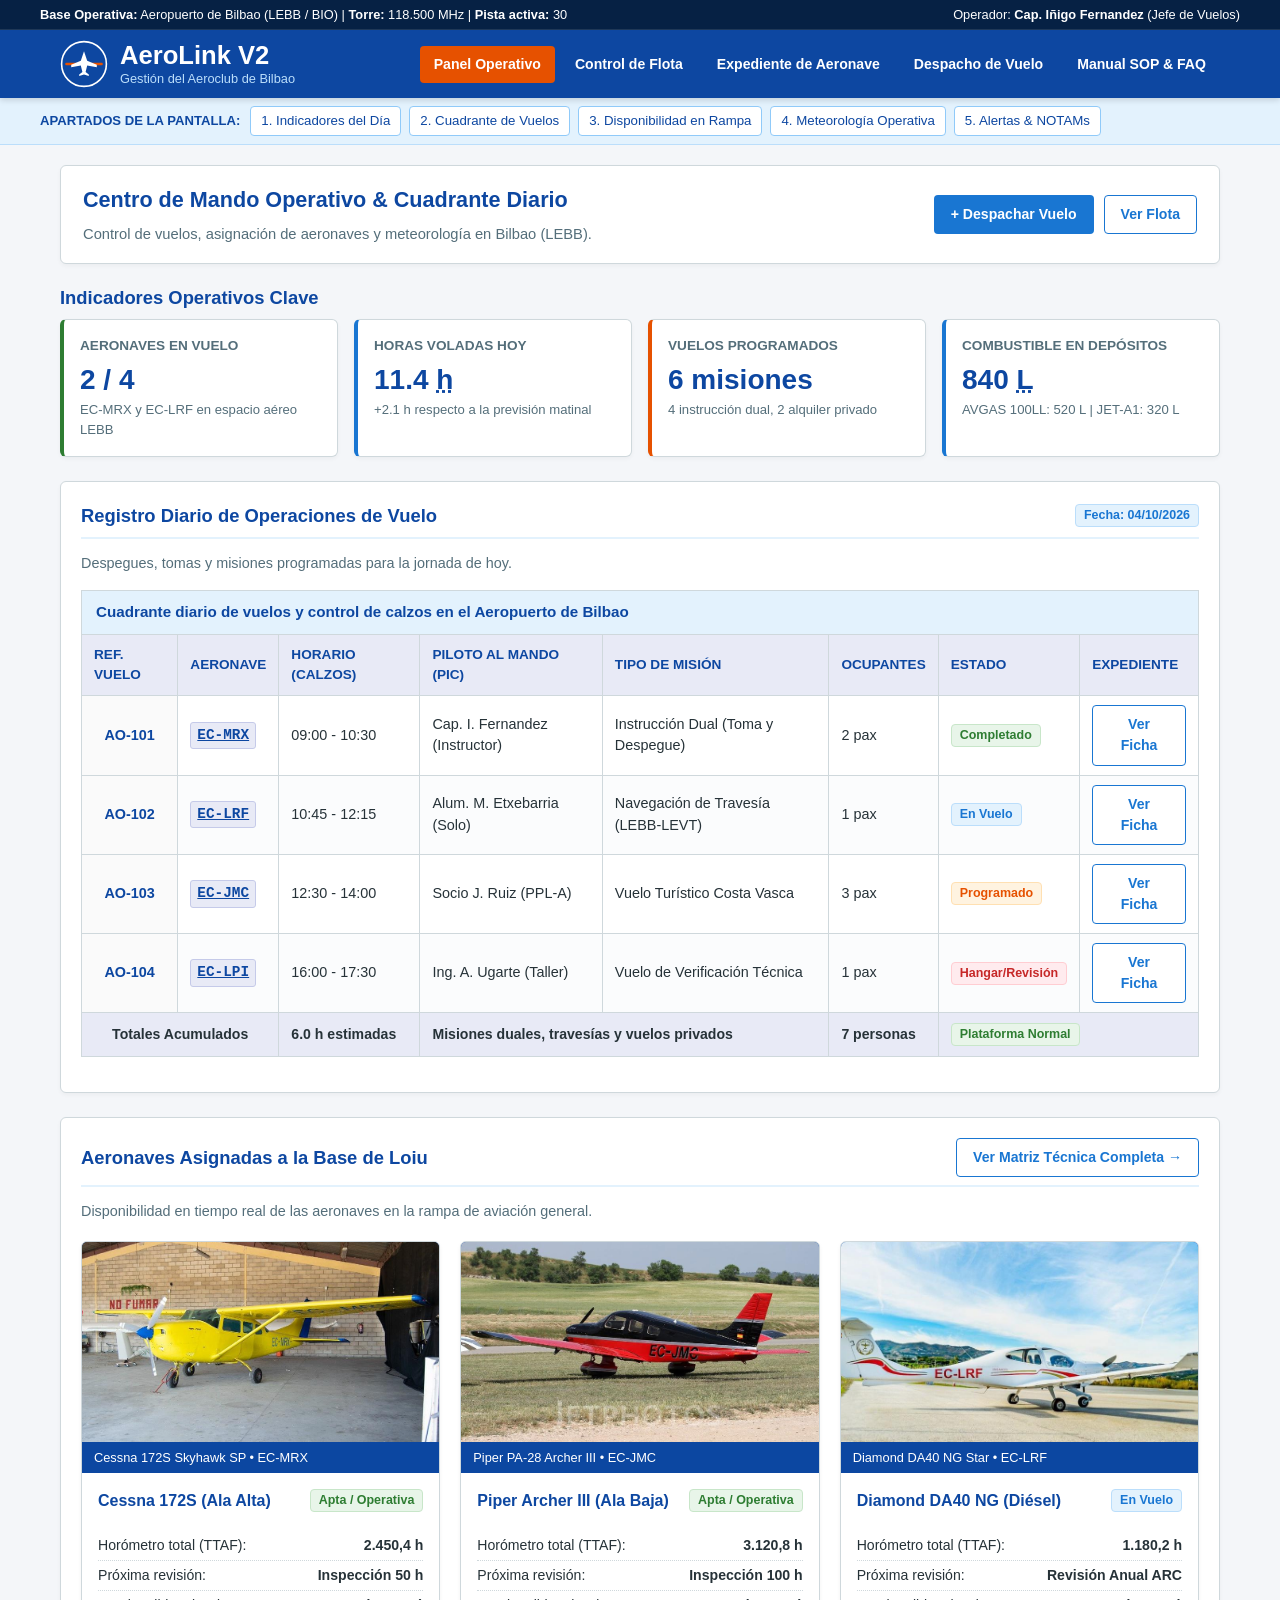
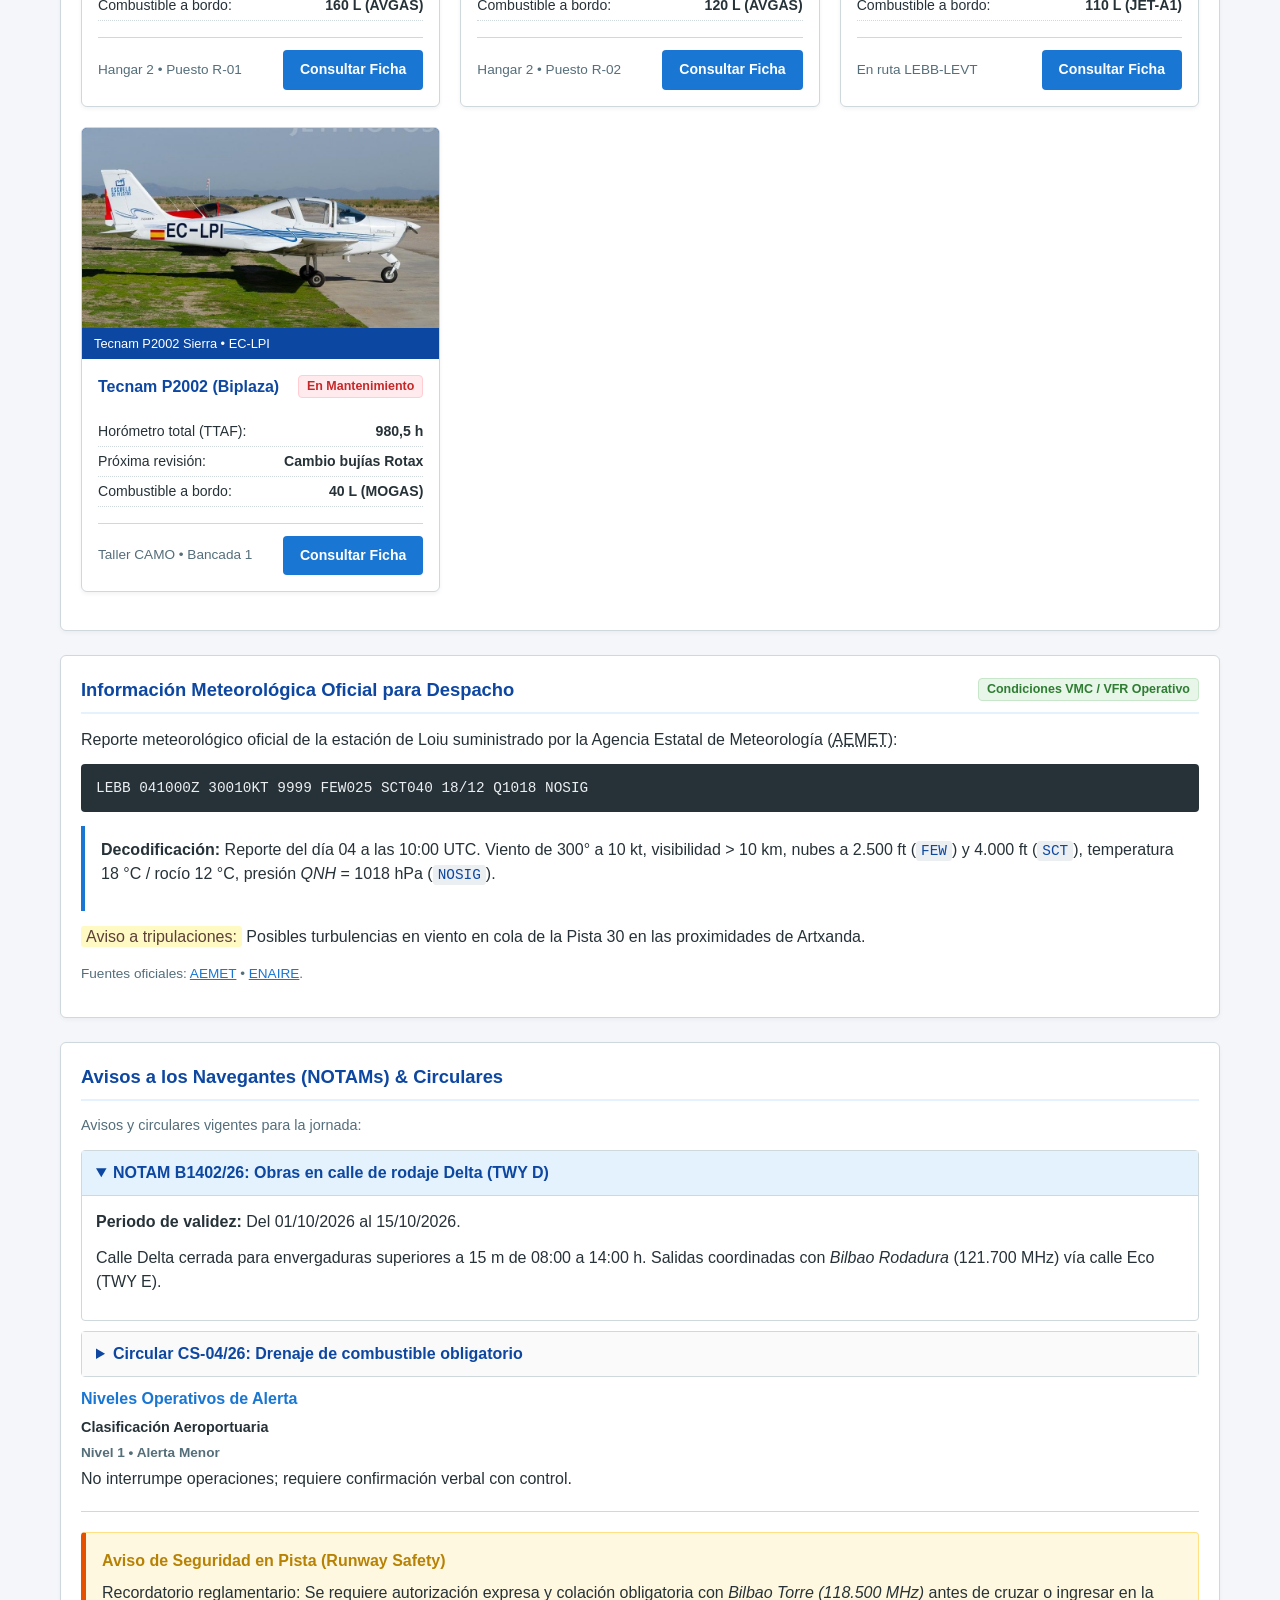
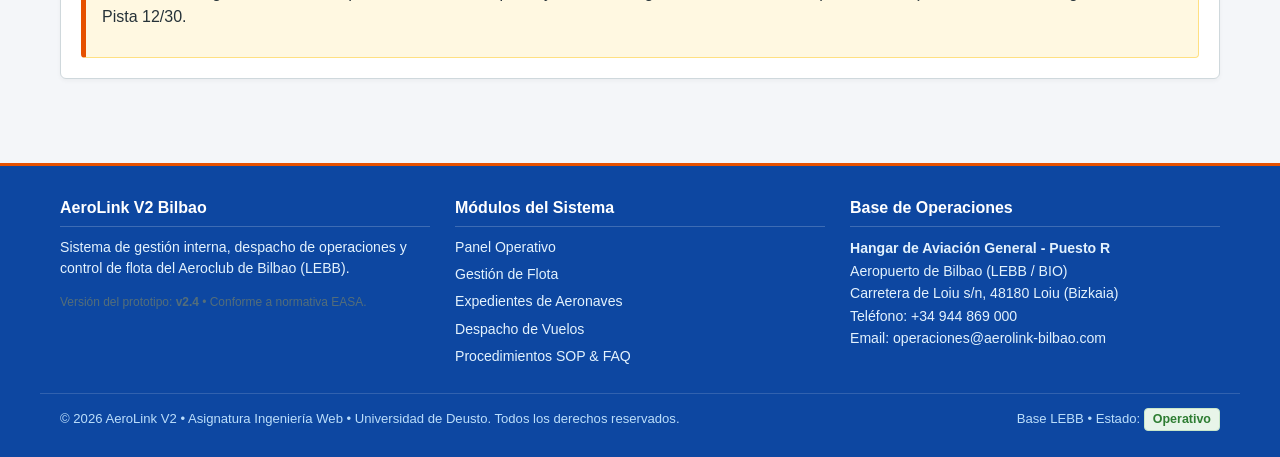
<file: index.html>
<!DOCTYPE html>
<html lang="es">
<head>
  <meta charset="utf-8">
  <meta name="viewport" content="width=device-width, initial-scale=1.0">
  <meta name="description" content="AeroLink V2 - Centro de Operaciones y Gestión del Aeroclub en el Aeropuerto de Bilbao (LEBB). Control de vuelos, flota y despacho operativo.">
  <title>AeroLink V2 | Centro de Operaciones y Control de Vuelos</title>
  <link rel="stylesheet" href="css/styles.css">
  <link rel="shortcut icon" href="img/logo.svg" type="image/svg+xml">
</head>
<body>

  <!-- Cabecera general -->
  <header class="app-header">
    <!-- Barra superior -->
    <div class="barra-superior">
      <div class="contenedor-barra">
        <p><strong>Base Operativa:</strong> Aeropuerto de Bilbao (LEBB / BIO) | <strong>Torre:</strong> 118.500 MHz | <strong>Pista activa:</strong> 30</p>
        <p>Operador: <strong>Cap. Iñigo Fernandez</strong> (Jefe de Vuelos)</p>
      </div>
    </div>

    <!-- Barra principal con logo y navegacion -->
    <div class="cabecera-principal">
      <div class="bloque-marca">
        <img src="img/logo.svg" alt="Emblema del Aeroclub AeroLink V2" class="logo-img" width="48" height="48">
        <div class="marca-texto">
          <h1>AeroLink V2</h1>
          <p class="subtitulo-app">Gestión del Aeroclub de Bilbao</p>
        </div>
      </div>

      <!-- Menu de navegacion -->
      <nav class="nav-principal">
        <ul>
          <li><a href="index.html" class="activo">Panel Operativo</a></li>
          <li><a href="flota.html">Control de Flota</a></li>
          <li><a href="detalle.html">Expediente de Aeronave</a></li>
          <li><a href="formulario.html">Despacho de Vuelo</a></li>
          <li><a href="protocolos.html">Manual SOP &amp; FAQ</a></li>
        </ul>
      </nav>
    </div>
  </header>

  <!-- Indice interno navegable -->
  <aside class="subbarra-indice">
    <nav class="indice-interno">
      <span class="indice-etiqueta">Apartados de la pantalla:</span>
      <ul>
        <li><a href="#kpis-operativos">1. Indicadores del Día</a></li>
        <li><a href="#tabla-operaciones">2. Cuadrante de Vuelos</a></li>
        <li><a href="#estado-flota-resumen">3. Disponibilidad en Rampa</a></li>
        <li><a href="#meteo-operacional">4. Meteorología Operativa</a></li>
        <li><a href="#notams-alertas">5. Alertas &amp; NOTAMs</a></li>
      </ul>
    </nav>
  </aside>

  <!-- Contenido principal -->
  <main class="contenedor-app">

    <!-- Encabezado contextual de la pantalla actual -->
    <section class="cabecera-seccion">
      <div class="titular">
        <h2>Centro de Mando Operativo &amp; Cuadrante Diario</h2>
        <p>Control de vuelos, asignación de aeronaves y meteorología en Bilbao (LEBB).</p>
      </div>
      <div class="acciones-cabecera">
        <a href="formulario.html" class="btn btn-primario">+ Despachar Vuelo</a>
        <a href="flota.html" class="btn btn-secundario">Ver Flota</a>
      </div>
    </section>

    <!-- Indicadores del dia -->
    <section id="kpis-operativos">
      <h3 class="subtitulo-bloque">Indicadores Operativos Clave</h3>
      <div class="cuadricula-kpis">
        <article class="tarjeta-kpi kpi-exito">
          <h4 class="etiqueta-kpi">Aeronaves en Vuelo</h4>
          <p class="valor-kpi">2 / 4</p>
          <p class="detalle-kpi">EC-MRX y EC-LRF en espacio aéreo LEBB</p>
        </article>

        <article class="tarjeta-kpi kpi-info">
          <h4 class="etiqueta-kpi">Horas Voladas Hoy</h4>
          <p class="valor-kpi">11.4 <abbr title="Horas">h</abbr></p>
          <p class="detalle-kpi">+2.1 h respecto a la previsión matinal</p>
        </article>

        <article class="tarjeta-kpi kpi-aviso">
          <h4 class="etiqueta-kpi">Vuelos Programados</h4>
          <p class="valor-kpi">6 misiones</p>
          <p class="detalle-kpi">4 instrucción dual, 2 alquiler privado</p>
        </article>

        <article class="tarjeta-kpi">
          <h4 class="etiqueta-kpi">Combustible en Depósitos</h4>
          <p class="valor-kpi">840 <abbr title="Litros">L</abbr></p>
          <p class="detalle-kpi">AVGAS 100LL: 520 L | JET-A1: 320 L</p>
        </article>
      </div>
    </section>

    <!-- Cuadrante de vuelos del dia -->
    <section id="tabla-operaciones" class="panel-modulo">
      <div class="cabecera-panel">
        <h3>Registro Diario de Operaciones de Vuelo</h3>
        <span class="badge badge-info">Fecha: <time datetime="2026-10-04">04/10/2026</time></span>
      </div>
      <p class="subtexto-seccion">Despegues, tomas y misiones programadas para la jornada de hoy.</p>

      <div class="contenedor-tabla">
        <table class="tabla-app">
          <caption>Cuadrante diario de vuelos y control de calzos en el Aeropuerto de Bilbao</caption>
          <thead>
            <tr>
              <th scope="col">Ref. Vuelo</th>
              <th scope="col">Aeronave</th>
              <th scope="col">Horario (Calzos)</th>
              <th scope="col">Piloto al Mando (PIC)</th>
              <th scope="col">Tipo de Misión</th>
              <th scope="col">Ocupantes</th>
              <th scope="col">Estado</th>
              <th scope="col">Expediente</th>
            </tr>
          </thead>
          <tbody>
            <tr>
              <th scope="row">AO-101</th>
              <td><a href="detalle.html#ec-mrx" class="matricula-aero">EC-MRX</a></td>
              <td><time datetime="09:00">09:00</time> - <time datetime="10:30">10:30</time></td>
              <td>Cap. I. Fernandez (Instructor)</td>
              <td>Instrucción Dual (Toma y Despegue)</td>
              <td>2 pax</td>
              <td><span class="badge badge-exito">Completado</span></td>
              <td><a href="detalle.html#ec-mrx" class="btn btn-secundario">Ver Ficha</a></td>
            </tr>
            <tr>
              <th scope="row">AO-102</th>
              <td><a href="detalle.html#ec-lrf" class="matricula-aero">EC-LRF</a></td>
              <td><time datetime="10:45">10:45</time> - <time datetime="12:15">12:15</time></td>
              <td>Alum. M. Etxebarria (Solo)</td>
              <td>Navegación de Travesía (LEBB-LEVT)</td>
              <td>1 pax</td>
              <td><span class="badge badge-info">En Vuelo</span></td>
              <td><a href="detalle.html#ec-lrf" class="btn btn-secundario">Ver Ficha</a></td>
            </tr>
            <tr>
              <th scope="row">AO-103</th>
              <td><a href="detalle.html#ec-jmc" class="matricula-aero">EC-JMC</a></td>
              <td><time datetime="12:30">12:30</time> - <time datetime="14:00">14:00</time></td>
              <td>Socio J. Ruiz (PPL-A)</td>
              <td>Vuelo Turístico Costa Vasca</td>
              <td>3 pax</td>
              <td><span class="badge badge-aviso">Programado</span></td>
              <td><a href="detalle.html#ec-jmc" class="btn btn-secundario">Ver Ficha</a></td>
            </tr>
            <tr>
              <th scope="row">AO-104</th>
              <td><a href="detalle.html#ec-lpi" class="matricula-aero">EC-LPI</a></td>
              <td><time datetime="16:00">16:00</time> - <time datetime="17:30">17:30</time></td>
              <td>Ing. A. Ugarte (Taller)</td>
              <td>Vuelo de Verificación Técnica</td>
              <td>1 pax</td>
              <td><span class="badge badge-peligro">Hangar/Revisión</span></td>
              <td><a href="detalle.html#ec-lpi" class="btn btn-secundario">Ver Ficha</a></td>
            </tr>
          </tbody>
          <tfoot>
            <tr>
              <th scope="row" colspan="2">Totales Acumulados</th>
              <td><strong>6.0 h estimadas</strong></td>
              <td colspan="2">Misiones duales, travesías y vuelos privados</td>
              <td><strong>7 personas</strong></td>
              <td colspan="2"><span class="badge badge-exito">Plataforma Normal</span></td>
            </tr>
          </tfoot>
        </table>
      </div>
    </section>

    <!-- Disponibilidad de la flota en rampa -->
    <section id="estado-flota-resumen" class="panel-modulo">
      <div class="cabecera-panel">
        <h3>Aeronaves Asignadas a la Base de Loiu</h3>
        <a href="flota.html" class="btn btn-secundario">Ver Matriz Técnica Completa &rarr;</a>
      </div>
      <p class="subtexto-seccion">Disponibilidad en tiempo real de las aeronaves en la rampa de aviación general.</p>

      <div class="cuadricula-flota">
        <!-- Cessna 172S -->
        <article class="tarjeta-avion">
          <figure>
            <img src="img/cessna172.jpg" alt="Cessna 172S Skyhawk SP matrícula EC-MRX en la plataforma de Loiu" width="400" height="200">
            <figcaption>Cessna 172S Skyhawk SP &bull; EC-MRX</figcaption>
          </figure>
          <div class="cuerpo-tarjeta-avion">
            <div class="cabecera-avion">
              <h4>Cessna 172S (Ala Alta)</h4>
              <span class="badge badge-exito">Apta / Operativa</span>
            </div>
            <ul class="datos-clave-avion">
              <li><span>Horómetro total (TTAF):</span> <strong>2.450,4 h</strong></li>
              <li><span>Próxima revisión:</span> <strong>Inspección 50 h</strong></li>
              <li><span>Combustible a bordo:</span> <strong>160 L (AVGAS)</strong></li>
            </ul>
            <div class="pie-tarjeta-avion">
              <small class="texto-mutado">Hangar 2 &bull; Puesto R-01</small>
              <a href="detalle.html#ec-mrx" class="btn btn-primario">Consultar Ficha</a>
            </div>
          </div>
        </article>

        <!-- Piper PA-28 -->
        <article class="tarjeta-avion">
          <figure>
            <img src="img/piper-pa28.jpg" alt="Piper PA-28-181 Archer III matrícula EC-JMC en rodadura" width="400" height="200">
            <figcaption>Piper PA-28 Archer III &bull; EC-JMC</figcaption>
          </figure>
          <div class="cuerpo-tarjeta-avion">
            <div class="cabecera-avion">
              <h4>Piper Archer III (Ala Baja)</h4>
              <span class="badge badge-exito">Apta / Operativa</span>
            </div>
            <ul class="datos-clave-avion">
              <li><span>Horómetro total (TTAF):</span> <strong>3.120,8 h</strong></li>
              <li><span>Próxima revisión:</span> <strong>Inspección 100 h</strong></li>
              <li><span>Combustible a bordo:</span> <strong>120 L (AVGAS)</strong></li>
            </ul>
            <div class="pie-tarjeta-avion">
              <small class="texto-mutado">Hangar 2 &bull; Puesto R-02</small>
              <a href="detalle.html#ec-jmc" class="btn btn-primario">Consultar Ficha</a>
            </div>
          </div>
        </article>

        <!-- Diamond DA40 -->
        <article class="tarjeta-avion">
          <figure>
            <img src="img/diamond-da40.jpg" alt="Diamond DA40 NG Star matrícula EC-LRF en plataforma" width="400" height="200">
            <figcaption>Diamond DA40 NG Star &bull; EC-LRF</figcaption>
          </figure>
          <div class="cuerpo-tarjeta-avion">
            <div class="cabecera-avion">
              <h4>Diamond DA40 NG (Diésel)</h4>
              <span class="badge badge-info">En Vuelo</span>
            </div>
            <ul class="datos-clave-avion">
              <li><span>Horómetro total (TTAF):</span> <strong>1.180,2 h</strong></li>
              <li><span>Próxima revisión:</span> <strong>Revisión Anual ARC</strong></li>
              <li><span>Combustible a bordo:</span> <strong>110 L (JET-A1)</strong></li>
            </ul>
            <div class="pie-tarjeta-avion">
              <small class="texto-mutado">En ruta LEBB-LEVT</small>
              <a href="detalle.html#ec-lrf" class="btn btn-primario">Consultar Ficha</a>
            </div>
          </div>
        </article>

        <!-- Tecnam P2002 -->
        <article class="tarjeta-avion">
          <figure>
            <img src="img/tecnam_p2002.jpg" alt="Tecnam P2002 Sierra matrícula EC-LPI en hangar" width="400" height="200">
            <figcaption>Tecnam P2002 Sierra &bull; EC-LPI</figcaption>
          </figure>
          <div class="cuerpo-tarjeta-avion">
            <div class="cabecera-avion">
              <h4>Tecnam P2002 (Biplaza)</h4>
              <span class="badge badge-peligro">En Mantenimiento</span>
            </div>
            <ul class="datos-clave-avion">
              <li><span>Horómetro total (TTAF):</span> <strong>980,5 h</strong></li>
              <li><span>Próxima revisión:</span> <strong>Cambio bujías Rotax</strong></li>
              <li><span>Combustible a bordo:</span> <strong>40 L (MOGAS)</strong></li>
            </ul>
            <div class="pie-tarjeta-avion">
              <small class="texto-mutado">Taller CAMO &bull; Bancada 1</small>
              <a href="detalle.html#ec-lpi" class="btn btn-primario">Consultar Ficha</a>
            </div>
          </div>
        </article>
      </div>
    </section>

    <!-- Informacion meteorologica -->
    <section id="meteo-operacional" class="panel-modulo">
      <div class="cabecera-panel">
        <h3>Información Meteorológica Oficial para Despacho</h3>
        <span class="badge badge-exito">Condiciones VMC / VFR Operativo</span>
      </div>
      <p>Reporte meteorológico oficial de la estación de Loiu suministrado por la Agencia Estatal de Meteorología (<abbr title="Agencia Estatal de Meteorología">AEMET</abbr>):</p>

      <pre><code>LEBB 041000Z 30010KT 9999 FEW025 SCT040 18/12 Q1018 NOSIG</code></pre>

      <blockquote cite="https://metar-taf.com/LEBB">
        <p><strong>Decodificación:</strong> Reporte del día <time datetime="2026-10-04T10:00:00Z">04 a las 10:00 UTC</time>. Viento de 300° a 10 kt, visibilidad &gt; 10 km, nubes a 2.500 ft (<code>FEW</code>) y 4.000 ft (<code>SCT</code>), temperatura 18 °C / rocío 12 °C, presión <em>QNH</em> = 1018 hPa (<code>NOSIG</code>).</p>
      </blockquote>

      <p><mark>Aviso a tripulaciones:</mark> Posibles turbulencias en viento en cola de la Pista 30 en las proximidades de Artxanda.</p>

      <p><small>Fuentes oficiales: <a href="https://www.aemet.es" target="_blank" rel="noopener noreferrer">AEMET</a> &bull; <a href="https://www.enaire.es" target="_blank" rel="noopener noreferrer">ENAIRE</a>.</small></p>
    </section>

    <!-- Avisos y NOTAMs -->
    <section id="notams-alertas" class="panel-modulo">
      <div class="cabecera-panel">
        <h3>Avisos a los Navegantes (NOTAMs) &amp; Circulares</h3>
      </div>
      <p class="subtexto-seccion">Avisos y circulares vigentes para la jornada:</p>

      <details class="desplegable-app" open>
        <summary>NOTAM B1402/26: Obras en calle de rodaje Delta (TWY D)</summary>
        <div class="contenido-desplegable">
          <p><strong>Periodo de validez:</strong> Del <time datetime="2026-10-01">01/10/2026</time> al <time datetime="2026-10-15">15/10/2026</time>.</p>
          <p>Calle Delta cerrada para envergaduras superiores a 15 m de 08:00 a 14:00 h. Salidas coordinadas con <em>Bilbao Rodadura</em> (121.700 MHz) vía calle Eco (TWY E).</p>
        </div>
      </details>

      <details class="desplegable-app">
        <summary>Circular CS-04/26: Drenaje de combustible obligatorio</summary>
        <div class="contenido-desplegable">
          <p>Obligatorio <strong>purgar los depósitos de combustible</strong> con el vaso decantador antes del primer vuelo del día para descartar agua o impurezas.</p>
        </div>
      </details>

      <!-- Niveles de alerta -->
      <article class="panel-alerta-niveles">
        <h4>Niveles Operativos de Alerta</h4>
        <h5>Clasificación Aeroportuaria</h5>
        <h6>Nivel 1 &bull; Alerta Menor</h6>
        <p>No interrumpe operaciones; requiere confirmación verbal con control.</p>
      </article>

      <hr>

      <!-- Aviso de seguridad en pista -->
      <article class="caja-aviso">
        <h4>Aviso de Seguridad en Pista (Runway Safety)</h4>
        <p>Recordatorio reglamentario: Se requiere autorización expresa y colación obligatoria con <em>Bilbao Torre (118.500 MHz)</em> antes de cruzar o ingresar en la Pista 12/30.</p>
      </article>
    </section>

  </main>

  <!-- Pie de pagina -->
  <footer class="app-footer">
    <div class="footer-contenido">
      <div class="footer-col">
        <h3>AeroLink V2 Bilbao</h3>
        <p>Sistema de gestión interna, despacho de operaciones y control de flota del Aeroclub de Bilbao (LEBB).</p>
        <p><small>Versión del prototipo: <strong>v2.4</strong> &bull; Conforme a normativa EASA.</small></p>
      </div>

      <div class="footer-col">
        <h3>Módulos del Sistema</h3>
        <ul>
          <li><a href="index.html">Panel Operativo</a></li>
          <li><a href="flota.html">Gestión de Flota</a></li>
          <li><a href="detalle.html">Expedientes de Aeronaves</a></li>
          <li><a href="formulario.html">Despacho de Vuelos</a></li>
          <li><a href="protocolos.html">Procedimientos SOP &amp; FAQ</a></li>
        </ul>
      </div>

      <div class="footer-col">
        <h3>Base de Operaciones</h3>
        <address>
          <strong>Hangar de Aviación General - Puesto R</strong><br>
          Aeropuerto de Bilbao (LEBB / BIO)<br>
          Carretera de Loiu s/n, 48180 Loiu (Bizkaia)<br>
          Teléfono: <a href="tel:+34944869000">+34 944 869 000</a><br>
          Email: <a href="mailto:operaciones@aerolink-bilbao.com">operaciones@aerolink-bilbao.com</a>
        </address>
      </div>
    </div>

    <div class="footer-bottom">
      <p>&copy; 2026 AeroLink V2 &bull; Asignatura Ingeniería Web &bull; Universidad de Deusto. Todos los derechos reservados.</p>
      <p>Base LEBB &bull; Estado: <span class="badge badge-exito">Operativo</span></p>
    </div>
  </footer>

</body>
</html>
</file>
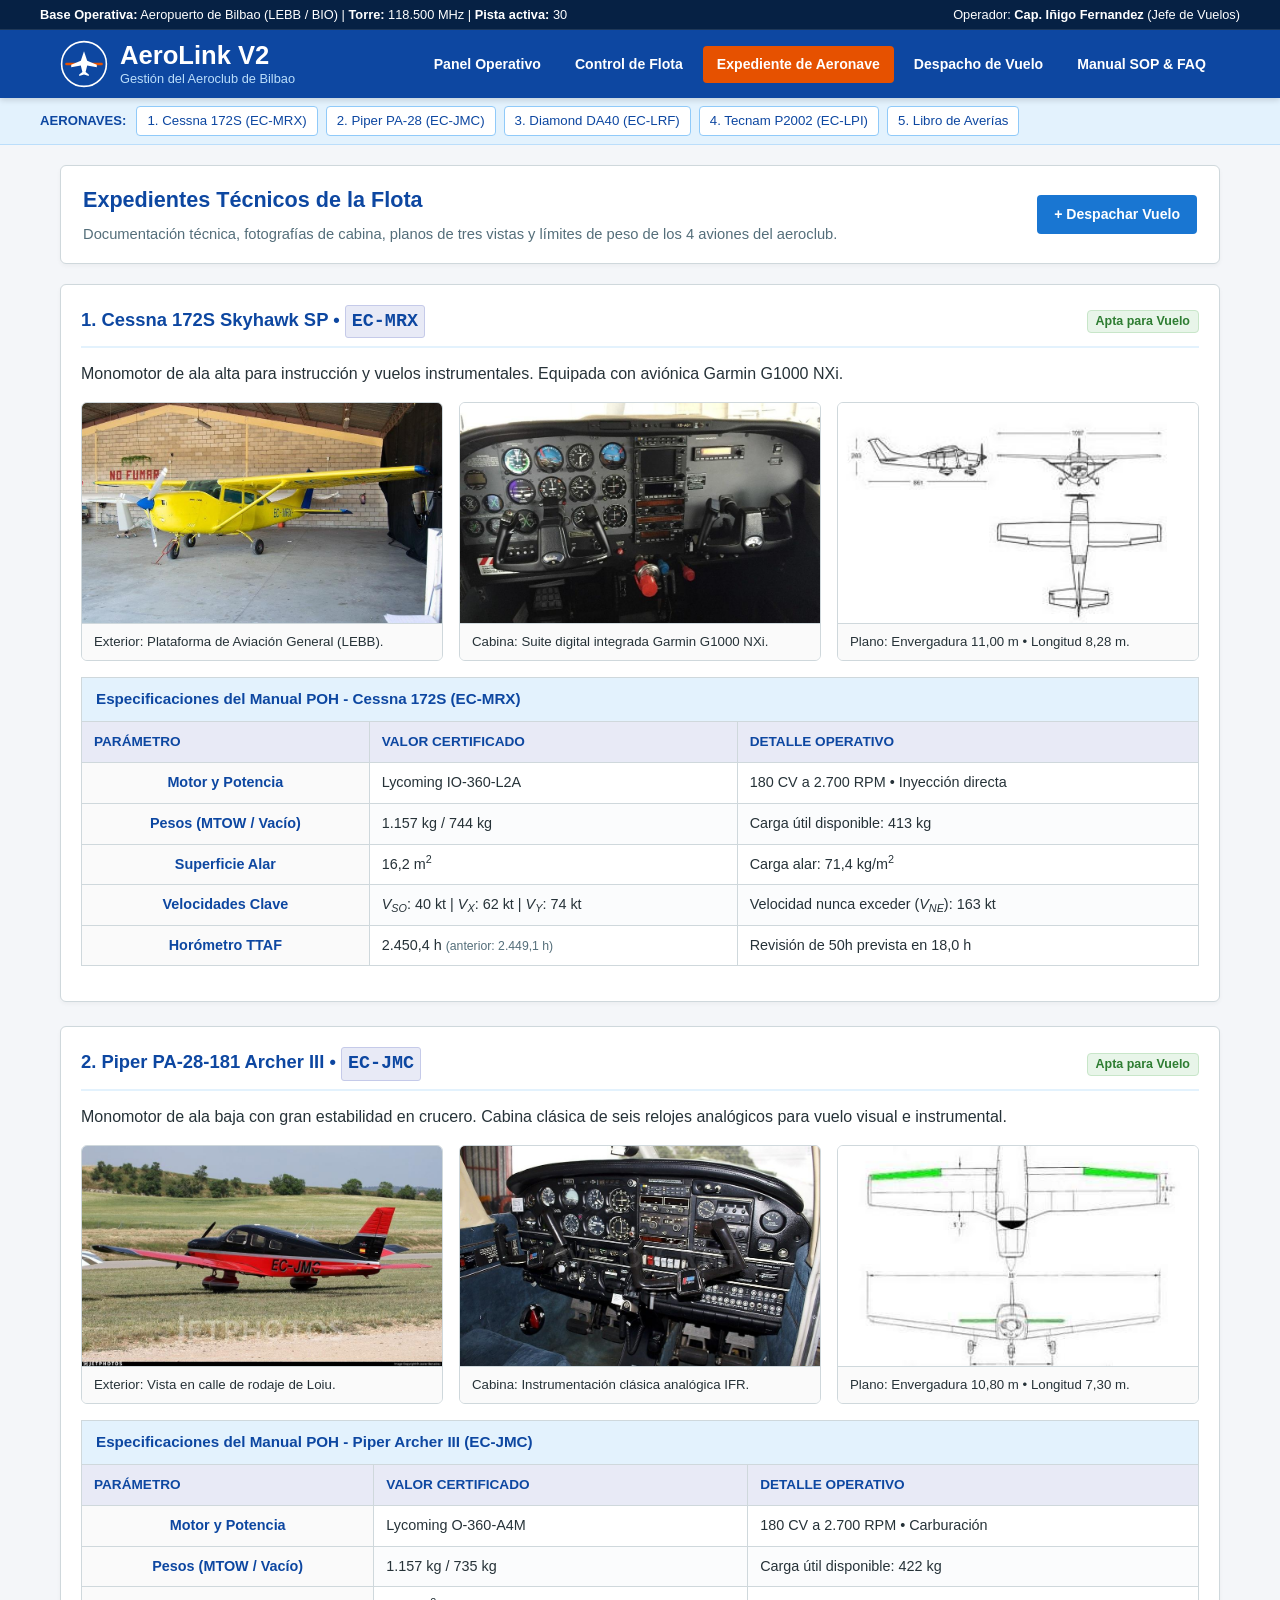
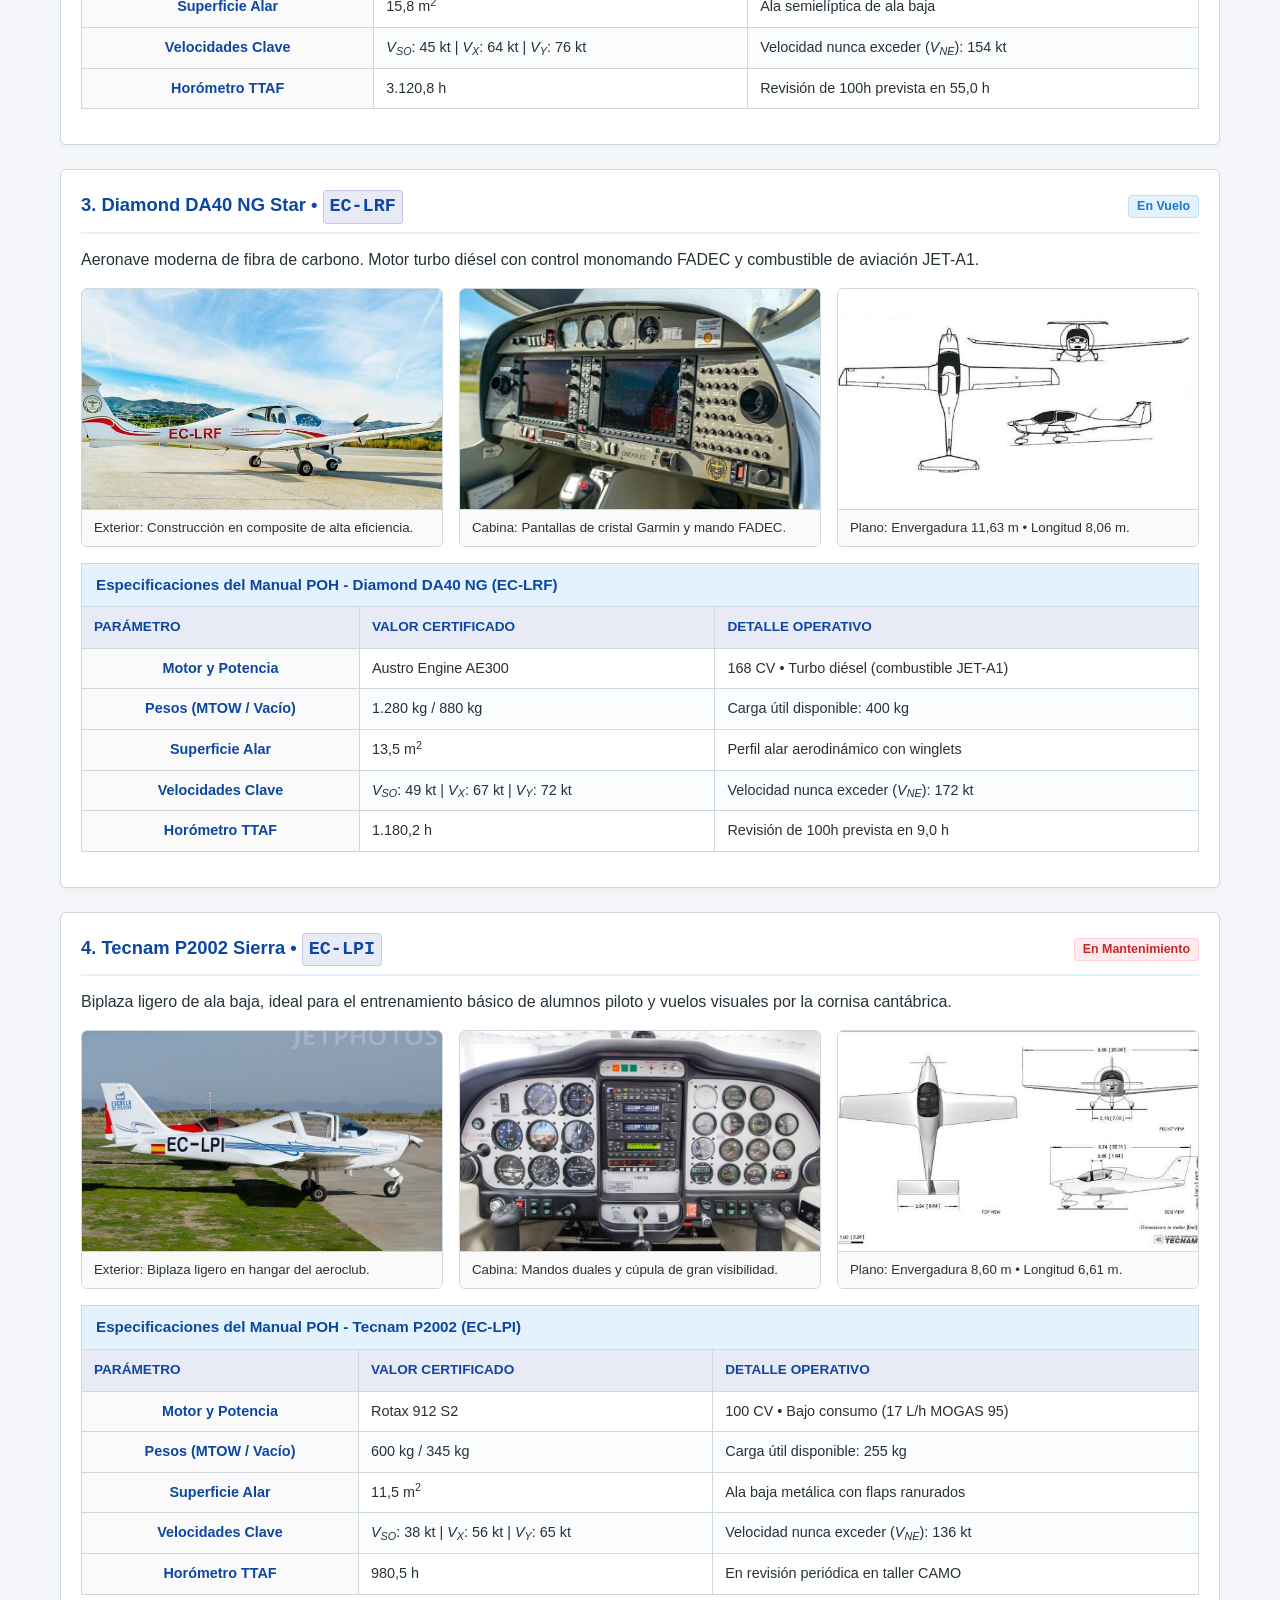
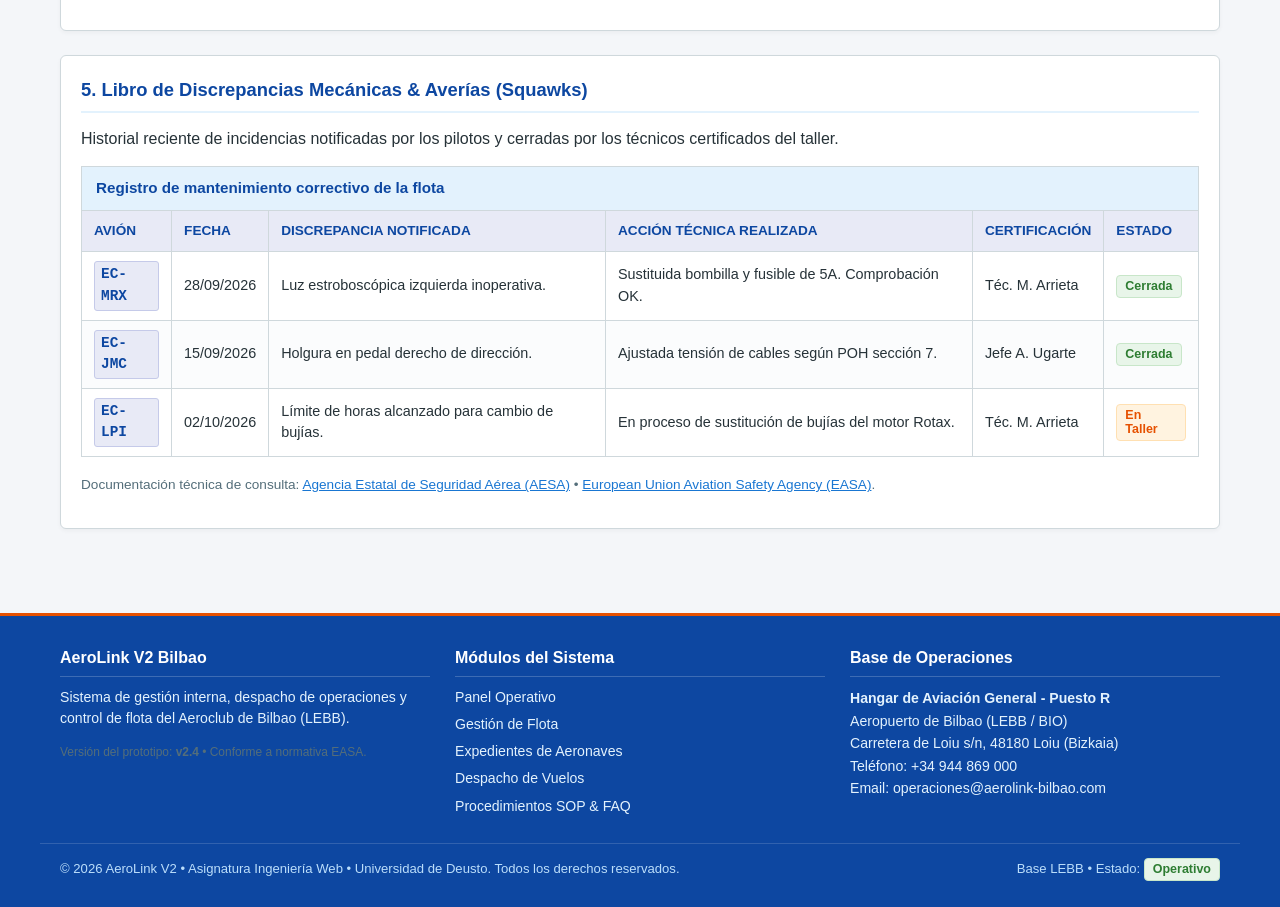
<file: detalle.html>
<!DOCTYPE html>
<html lang="es">
<head>
  <meta charset="utf-8">
  <meta name="viewport" content="width=device-width, initial-scale=1.0">
  <meta name="description" content="AeroLink V2 - Expedientes técnicos de la flota del aeroclub: Cessna 172S, Piper PA-28, Diamond DA40 y Tecnam P2002. Fichas de peso, centrado y mantenimiento.">
  <title>AeroLink V2 | Expedientes de Aeronaves</title>
  <link rel="stylesheet" href="css/styles.css">
  <link rel="shortcut icon" href="img/logo.svg" type="image/svg+xml">
</head>
<body>

  <!-- Cabecera general -->
  <header class="app-header">
    <div class="barra-superior">
      <div class="contenedor-barra">
        <p><strong>Base Operativa:</strong> Aeropuerto de Bilbao (LEBB / BIO) | <strong>Torre:</strong> 118.500 MHz | <strong>Pista activa:</strong> 30</p>
        <p>Operador: <strong>Cap. Iñigo Fernandez</strong> (Jefe de Vuelos)</p>
      </div>
    </div>

    <div class="cabecera-principal">
      <div class="bloque-marca">
        <img src="img/logo.svg" alt="Emblema del Aeroclub AeroLink V2" class="logo-img" width="48" height="48">
        <div class="marca-texto">
          <h1>AeroLink V2</h1>
          <p class="subtitulo-app">Gestión del Aeroclub de Bilbao</p>
        </div>
      </div>

      <nav class="nav-principal">
        <ul>
          <li><a href="index.html">Panel Operativo</a></li>
          <li><a href="flota.html">Control de Flota</a></li>
          <li><a href="detalle.html" class="activo">Expediente de Aeronave</a></li>
          <li><a href="formulario.html">Despacho de Vuelo</a></li>
          <li><a href="protocolos.html">Manual SOP &amp; FAQ</a></li>
        </ul>
      </nav>
    </div>
  </header>

  <!-- Indice interno navegable -->
  <aside class="subbarra-indice">
    <nav class="indice-interno">
      <span class="indice-etiqueta">Aeronaves:</span>
      <ul>
        <li><a href="#ec-mrx">1. Cessna 172S (EC-MRX)</a></li>
        <li><a href="#ec-jmc">2. Piper PA-28 (EC-JMC)</a></li>
        <li><a href="#ec-lrf">3. Diamond DA40 (EC-LRF)</a></li>
        <li><a href="#ec-lpi">4. Tecnam P2002 (EC-LPI)</a></li>
        <li><a href="#registro-squawks">5. Libro de Averías</a></li>
      </ul>
    </nav>
  </aside>

  <!-- Contenido principal -->
  <main class="contenedor-app">

    <section class="cabecera-seccion">
      <div class="titular">
        <h2>Expedientes Técnicos de la Flota</h2>
        <p>Documentación técnica, fotografías de cabina, planos de tres vistas y límites de peso de los 4 aviones del aeroclub.</p>
      </div>
      <div class="acciones-cabecera">
        <a href="formulario.html" class="btn btn-primario">+ Despachar Vuelo</a>
      </div>
    </section>

    <!-- Cessna 172S (EC-MRX) -->
    <section id="ec-mrx" class="panel-modulo">
      <div class="cabecera-panel">
        <h3>1. Cessna 172S Skyhawk SP &bull; <span class="matricula-aero">EC-MRX</span></h3>
        <span class="badge badge-exito">Apta para Vuelo</span>
      </div>
      <p>Monomotor de ala alta para instrucción y vuelos instrumentales. Equipada con aviónica Garmin G1000 NXi.</p>

      <!-- Fotos y plano -->
      <div class="galeria-tecnica">
        <div class="item-galeria">
          <figure>
            <img src="img/cessna172.jpg" alt="Cessna 172S EC-MRX en plataforma de Loiu" width="400" height="220">
            <figcaption>Exterior: Plataforma de Aviación General (LEBB).</figcaption>
          </figure>
        </div>

        <div class="item-galeria">
          <figure>
            <img src="img/cessna172_cabina.jpg" alt="Cabina de mandos Garmin G1000 de Cessna 172S" width="400" height="220">
            <figcaption>Cabina: Suite digital integrada Garmin G1000 NXi.</figcaption>
          </figure>
        </div>

        <div class="item-galeria">
          <figure>
            <img src="img/cessna172_plano.jpg" alt="Plano técnico acotado de Cessna 172S" width="400" height="220">
            <figcaption>Plano: Envergadura 11,00 m &bull; Longitud 8,28 m.</figcaption>
          </figure>
        </div>
      </div>

      <!-- Ficha tecnica -->
      <div class="contenedor-tabla">
        <table class="tabla-app">
          <caption>Especificaciones del Manual POH - Cessna 172S (EC-MRX)</caption>
          <thead>
            <tr>
              <th scope="col">Parámetro</th>
              <th scope="col">Valor Certificado</th>
              <th scope="col">Detalle Operativo</th>
            </tr>
          </thead>
          <tbody>
            <tr>
              <th scope="row">Motor y Potencia</th>
              <td>Lycoming IO-360-L2A</td>
              <td>180 CV a 2.700 RPM &bull; Inyección directa</td>
            </tr>
            <tr>
              <th scope="row">Pesos (MTOW / Vacío)</th>
              <td>1.157 kg / 744 kg</td>
              <td>Carga útil disponible: 413 kg</td>
            </tr>
            <tr>
              <th scope="row">Superficie Alar</th>
              <td>16,2 m<sup>2</sup></td>
              <td>Carga alar: 71,4 kg/m<sup>2</sup></td>
            </tr>
            <tr>
              <th scope="row">Velocidades Clave</th>
              <td><em>V<sub>SO</sub></em>: 40 kt | <em>V<sub>X</sub></em>: 62 kt | <em>V<sub>Y</sub></em>: 74 kt</td>
              <td>Velocidad nunca exceder (<em>V<sub>NE</sub></em>): 163 kt</td>
            </tr>
            <tr>
              <th scope="row">Horómetro TTAF</th>
              <td>2.450,4 h <small class="texto-mutado">(anterior: 2.449,1 h)</small></td>
              <td>Revisión de 50h prevista en 18,0 h</td>
            </tr>
          </tbody>
        </table>
      </div>
    </section>

    <!-- Piper PA-28 (EC-JMC) -->
    <section id="ec-jmc" class="panel-modulo">
      <div class="cabecera-panel">
        <h3>2. Piper PA-28-181 Archer III &bull; <span class="matricula-aero">EC-JMC</span></h3>
        <span class="badge badge-exito">Apta para Vuelo</span>
      </div>
      <p>Monomotor de ala baja con gran estabilidad en crucero. Cabina clásica de seis relojes analógicos para vuelo visual e instrumental.</p>

      <!-- Fotos y plano -->
      <div class="galeria-tecnica">
        <div class="item-galeria">
          <figure>
            <img src="img/piper-pa28.jpg" alt="Piper PA-28 Archer III EC-JMC en rodadura" width="400" height="220">
            <figcaption>Exterior: Vista en calle de rodaje de Loiu.</figcaption>
          </figure>
        </div>

        <div class="item-galeria">
          <figure>
            <img src="img/piper_pa28_cabina.jpg" alt="Cabina analógica de seis instrumentos de Piper PA-28" width="400" height="220">
            <figcaption>Cabina: Instrumentación clásica analógica IFR.</figcaption>
          </figure>
        </div>

        <div class="item-galeria">
          <figure>
            <img src="img/piper_pa28_plano.jpg" alt="Plano técnico acotado de Piper Archer III" width="400" height="220">
            <figcaption>Plano: Envergadura 10,80 m &bull; Longitud 7,30 m.</figcaption>
          </figure>
        </div>
      </div>

      <!-- Ficha tecnica -->
      <div class="contenedor-tabla">
        <table class="tabla-app">
          <caption>Especificaciones del Manual POH - Piper Archer III (EC-JMC)</caption>
          <thead>
            <tr>
              <th scope="col">Parámetro</th>
              <th scope="col">Valor Certificado</th>
              <th scope="col">Detalle Operativo</th>
            </tr>
          </thead>
          <tbody>
            <tr>
              <th scope="row">Motor y Potencia</th>
              <td>Lycoming O-360-A4M</td>
              <td>180 CV a 2.700 RPM &bull; Carburación</td>
            </tr>
            <tr>
              <th scope="row">Pesos (MTOW / Vacío)</th>
              <td>1.157 kg / 735 kg</td>
              <td>Carga útil disponible: 422 kg</td>
            </tr>
            <tr>
              <th scope="row">Superficie Alar</th>
              <td>15,8 m<sup>2</sup></td>
              <td>Ala semielíptica de ala baja</td>
            </tr>
            <tr>
              <th scope="row">Velocidades Clave</th>
              <td><em>V<sub>SO</sub></em>: 45 kt | <em>V<sub>X</sub></em>: 64 kt | <em>V<sub>Y</sub></em>: 76 kt</td>
              <td>Velocidad nunca exceder (<em>V<sub>NE</sub></em>): 154 kt</td>
            </tr>
            <tr>
              <th scope="row">Horómetro TTAF</th>
              <td>3.120,8 h</td>
              <td>Revisión de 100h prevista en 55,0 h</td>
            </tr>
          </tbody>
        </table>
      </div>
    </section>

    <!-- Diamond DA40 (EC-LRF) -->
    <section id="ec-lrf" class="panel-modulo">
      <div class="cabecera-panel">
        <h3>3. Diamond DA40 NG Star &bull; <span class="matricula-aero">EC-LRF</span></h3>
        <span class="badge badge-info">En Vuelo</span>
      </div>
      <p>Aeronave moderna de fibra de carbono. Motor turbo diésel con control monomando FADEC y combustible de aviación JET-A1.</p>

      <!-- Fotos y plano -->
      <div class="galeria-tecnica">
        <div class="item-galeria">
          <figure>
            <img src="img/diamond-da40.jpg" alt="Diamond DA40 NG EC-LRF en plataforma" width="400" height="220">
            <figcaption>Exterior: Construcción en composite de alta eficiencia.</figcaption>
          </figure>
        </div>

        <div class="item-galeria">
          <figure>
            <img src="img/diamond_da40_cabina.jpg" alt="Cabina digital de Diamond DA40 NG" width="400" height="220">
            <figcaption>Cabina: Pantallas de cristal Garmin y mando FADEC.</figcaption>
          </figure>
        </div>

        <div class="item-galeria">
          <figure>
            <img src="img/diamond_da40_plano.jpg" alt="Plano técnico acotado de Diamond DA40" width="400" height="220">
            <figcaption>Plano: Envergadura 11,63 m &bull; Longitud 8,06 m.</figcaption>
          </figure>
        </div>
      </div>

      <!-- Ficha tecnica -->
      <div class="contenedor-tabla">
        <table class="tabla-app">
          <caption>Especificaciones del Manual POH - Diamond DA40 NG (EC-LRF)</caption>
          <thead>
            <tr>
              <th scope="col">Parámetro</th>
              <th scope="col">Valor Certificado</th>
              <th scope="col">Detalle Operativo</th>
            </tr>
          </thead>
          <tbody>
            <tr>
              <th scope="row">Motor y Potencia</th>
              <td>Austro Engine AE300</td>
              <td>168 CV &bull; Turbo diésel (combustible JET-A1)</td>
            </tr>
            <tr>
              <th scope="row">Pesos (MTOW / Vacío)</th>
              <td>1.280 kg / 880 kg</td>
              <td>Carga útil disponible: 400 kg</td>
            </tr>
            <tr>
              <th scope="row">Superficie Alar</th>
              <td>13,5 m<sup>2</sup></td>
              <td>Perfil alar aerodinámico con winglets</td>
            </tr>
            <tr>
              <th scope="row">Velocidades Clave</th>
              <td><em>V<sub>SO</sub></em>: 49 kt | <em>V<sub>X</sub></em>: 67 kt | <em>V<sub>Y</sub></em>: 72 kt</td>
              <td>Velocidad nunca exceder (<em>V<sub>NE</sub></em>): 172 kt</td>
            </tr>
            <tr>
              <th scope="row">Horómetro TTAF</th>
              <td>1.180,2 h</td>
              <td>Revisión de 100h prevista en 9,0 h</td>
            </tr>
          </tbody>
        </table>
      </div>
    </section>

    <!-- Tecnam P2002 (EC-LPI) -->
    <section id="ec-lpi" class="panel-modulo">
      <div class="cabecera-panel">
        <h3>4. Tecnam P2002 Sierra &bull; <span class="matricula-aero">EC-LPI</span></h3>
        <span class="badge badge-peligro">En Mantenimiento</span>
      </div>
      <p>Biplaza ligero de ala baja, ideal para el entrenamiento básico de alumnos piloto y vuelos visuales por la cornisa cantábrica.</p>

      <!-- Fotos y plano -->
      <div class="galeria-tecnica">
        <div class="item-galeria">
          <figure>
            <img src="img/tecnam_p2002.jpg" alt="Tecnam P2002 Sierra EC-LPI en hangar" width="400" height="220">
            <figcaption>Exterior: Biplaza ligero en hangar del aeroclub.</figcaption>
          </figure>
        </div>

        <div class="item-galeria">
          <figure>
            <img src="img/tecnam_p2002_cabina.jpg" alt="Cabina biplaza de mandos dobles de Tecnam P2002" width="400" height="220">
            <figcaption>Cabina: Mandos duales y cúpula de gran visibilidad.</figcaption>
          </figure>
        </div>

        <div class="item-galeria">
          <figure>
            <img src="img/tecnam_p2002_plano.jpg" alt="Plano técnico acotado de Tecnam P2002" width="400" height="220">
            <figcaption>Plano: Envergadura 8,60 m &bull; Longitud 6,61 m.</figcaption>
          </figure>
        </div>
      </div>

      <!-- Ficha tecnica -->
      <div class="contenedor-tabla">
        <table class="tabla-app">
          <caption>Especificaciones del Manual POH - Tecnam P2002 (EC-LPI)</caption>
          <thead>
            <tr>
              <th scope="col">Parámetro</th>
              <th scope="col">Valor Certificado</th>
              <th scope="col">Detalle Operativo</th>
            </tr>
          </thead>
          <tbody>
            <tr>
              <th scope="row">Motor y Potencia</th>
              <td>Rotax 912 S2</td>
              <td>100 CV &bull; Bajo consumo (17 L/h MOGAS 95)</td>
            </tr>
            <tr>
              <th scope="row">Pesos (MTOW / Vacío)</th>
              <td>600 kg / 345 kg</td>
              <td>Carga útil disponible: 255 kg</td>
            </tr>
            <tr>
              <th scope="row">Superficie Alar</th>
              <td>11,5 m<sup>2</sup></td>
              <td>Ala baja metálica con flaps ranurados</td>
            </tr>
            <tr>
              <th scope="row">Velocidades Clave</th>
              <td><em>V<sub>SO</sub></em>: 38 kt | <em>V<sub>X</sub></em>: 56 kt | <em>V<sub>Y</sub></em>: 65 kt</td>
              <td>Velocidad nunca exceder (<em>V<sub>NE</sub></em>): 136 kt</td>
            </tr>
            <tr>
              <th scope="row">Horómetro TTAF</th>
              <td>980,5 h</td>
              <td>En revisión periódica en taller CAMO</td>
            </tr>
          </tbody>
        </table>
      </div>
    </section>

    <!-- Libro de averias y reparaciones -->
    <section id="registro-squawks" class="panel-modulo">
      <div class="cabecera-panel">
        <h3>5. Libro de Discrepancias Mecánicas &amp; Averías (Squawks)</h3>
      </div>
      <p>Historial reciente de incidencias notificadas por los pilotos y cerradas por los técnicos certificados del taller.</p>

      <div class="contenedor-tabla">
        <table class="tabla-app">
          <caption>Registro de mantenimiento correctivo de la flota</caption>
          <thead>
            <tr>
              <th scope="col">Avión</th>
              <th scope="col">Fecha</th>
              <th scope="col">Discrepancia Notificada</th>
              <th scope="col">Acción Técnica Realizada</th>
              <th scope="col">Certificación</th>
              <th scope="col">Estado</th>
            </tr>
          </thead>
          <tbody>
            <tr>
              <td><span class="matricula-aero">EC-MRX</span></td>
              <td><time datetime="2026-09-28">28/09/2026</time></td>
              <td>Luz estroboscópica izquierda inoperativa.</td>
              <td>Sustituida bombilla y fusible de 5A. Comprobación OK.</td>
              <td>Téc. M. Arrieta</td>
              <td><span class="badge badge-exito">Cerrada</span></td>
            </tr>
            <tr>
              <td><span class="matricula-aero">EC-JMC</span></td>
              <td><time datetime="2026-09-15">15/09/2026</time></td>
              <td>Holgura en pedal derecho de dirección.</td>
              <td>Ajustada tensión de cables según POH sección 7.</td>
              <td>Jefe A. Ugarte</td>
              <td><span class="badge badge-exito">Cerrada</span></td>
            </tr>
            <tr>
              <td><span class="matricula-aero">EC-LPI</span></td>
              <td><time datetime="2026-10-02">02/10/2026</time></td>
              <td>Límite de horas alcanzado para cambio de bujías.</td>
              <td>En proceso de sustitución de bujías del motor Rotax.</td>
              <td>Téc. M. Arrieta</td>
              <td><span class="badge badge-aviso">En Taller</span></td>
            </tr>
          </tbody>
        </table>
      </div>

      <p><small>Documentación técnica de consulta: <a href="https://www.seguridadaerea.gob.es/" target="_blank" rel="noopener noreferrer">Agencia Estatal de Seguridad Aérea (AESA)</a> &bull; <a href="https://www.easa.europa.eu/" target="_blank" rel="noopener noreferrer">European Union Aviation Safety Agency (EASA)</a>.</small></p>
    </section>

  </main>

  <!-- Pie de pagina -->
  <footer class="app-footer">
    <div class="footer-contenido">
      <div class="footer-col">
        <h3>AeroLink V2 Bilbao</h3>
        <p>Sistema de gestión interna, despacho de operaciones y control de flota del Aeroclub de Bilbao (LEBB).</p>
        <p><small>Versión del prototipo: <strong>v2.4</strong> &bull; Conforme a normativa EASA.</small></p>
      </div>

      <div class="footer-col">
        <h3>Módulos del Sistema</h3>
        <ul>
          <li><a href="index.html">Panel Operativo</a></li>
          <li><a href="flota.html">Gestión de Flota</a></li>
          <li><a href="detalle.html">Expedientes de Aeronaves</a></li>
          <li><a href="formulario.html">Despacho de Vuelos</a></li>
          <li><a href="protocolos.html">Procedimientos SOP &amp; FAQ</a></li>
        </ul>
      </div>

      <div class="footer-col">
        <h3>Base de Operaciones</h3>
        <address>
          <strong>Hangar de Aviación General - Puesto R</strong><br>
          Aeropuerto de Bilbao (LEBB / BIO)<br>
          Carretera de Loiu s/n, 48180 Loiu (Bizkaia)<br>
          Teléfono: <a href="tel:+34944869000">+34 944 869 000</a><br>
          Email: <a href="mailto:operaciones@aerolink-bilbao.com">operaciones@aerolink-bilbao.com</a>
        </address>
      </div>
    </div>

    <div class="footer-bottom">
      <p>&copy; 2026 AeroLink V2 &bull; Asignatura Ingeniería Web &bull; Universidad de Deusto. Todos los derechos reservados.</p>
      <p>Base LEBB &bull; Estado: <span class="badge badge-exito">Operativo</span></p>
    </div>
  </footer>

</body>
</html>
</file>
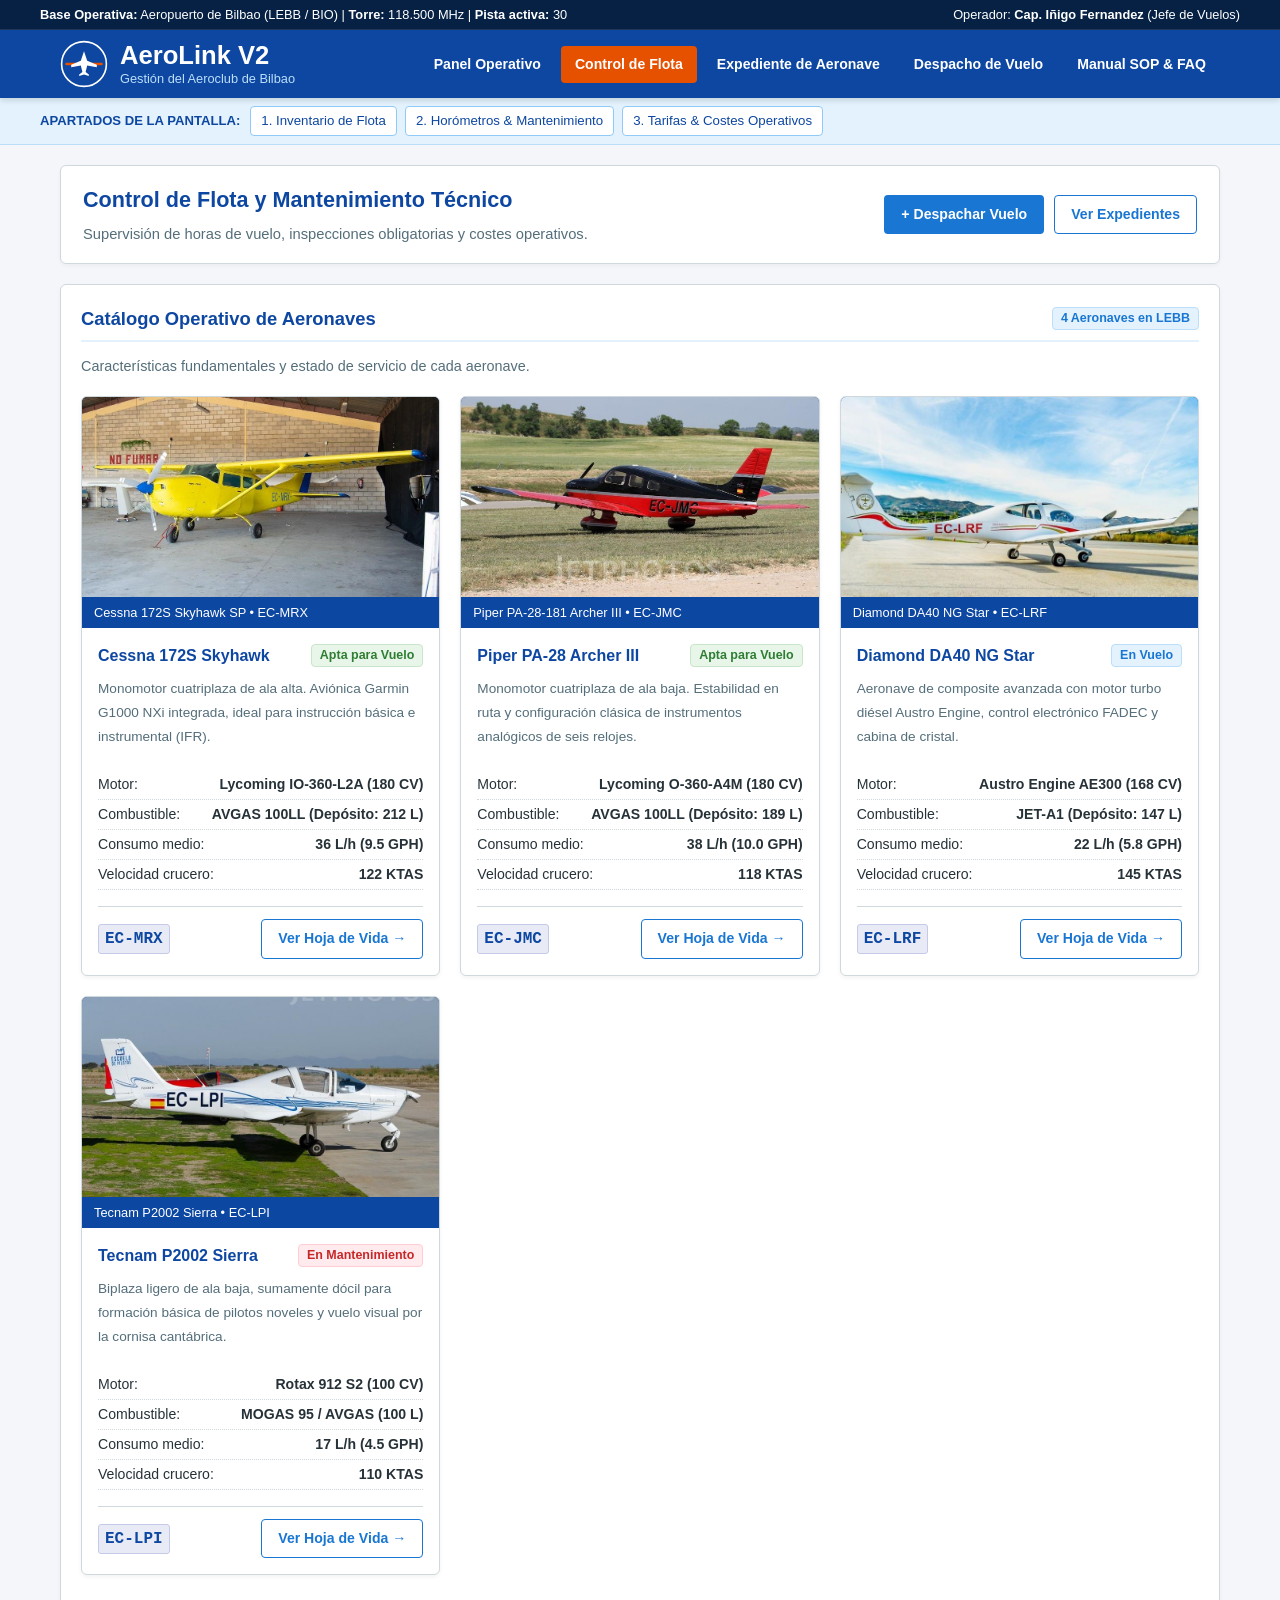
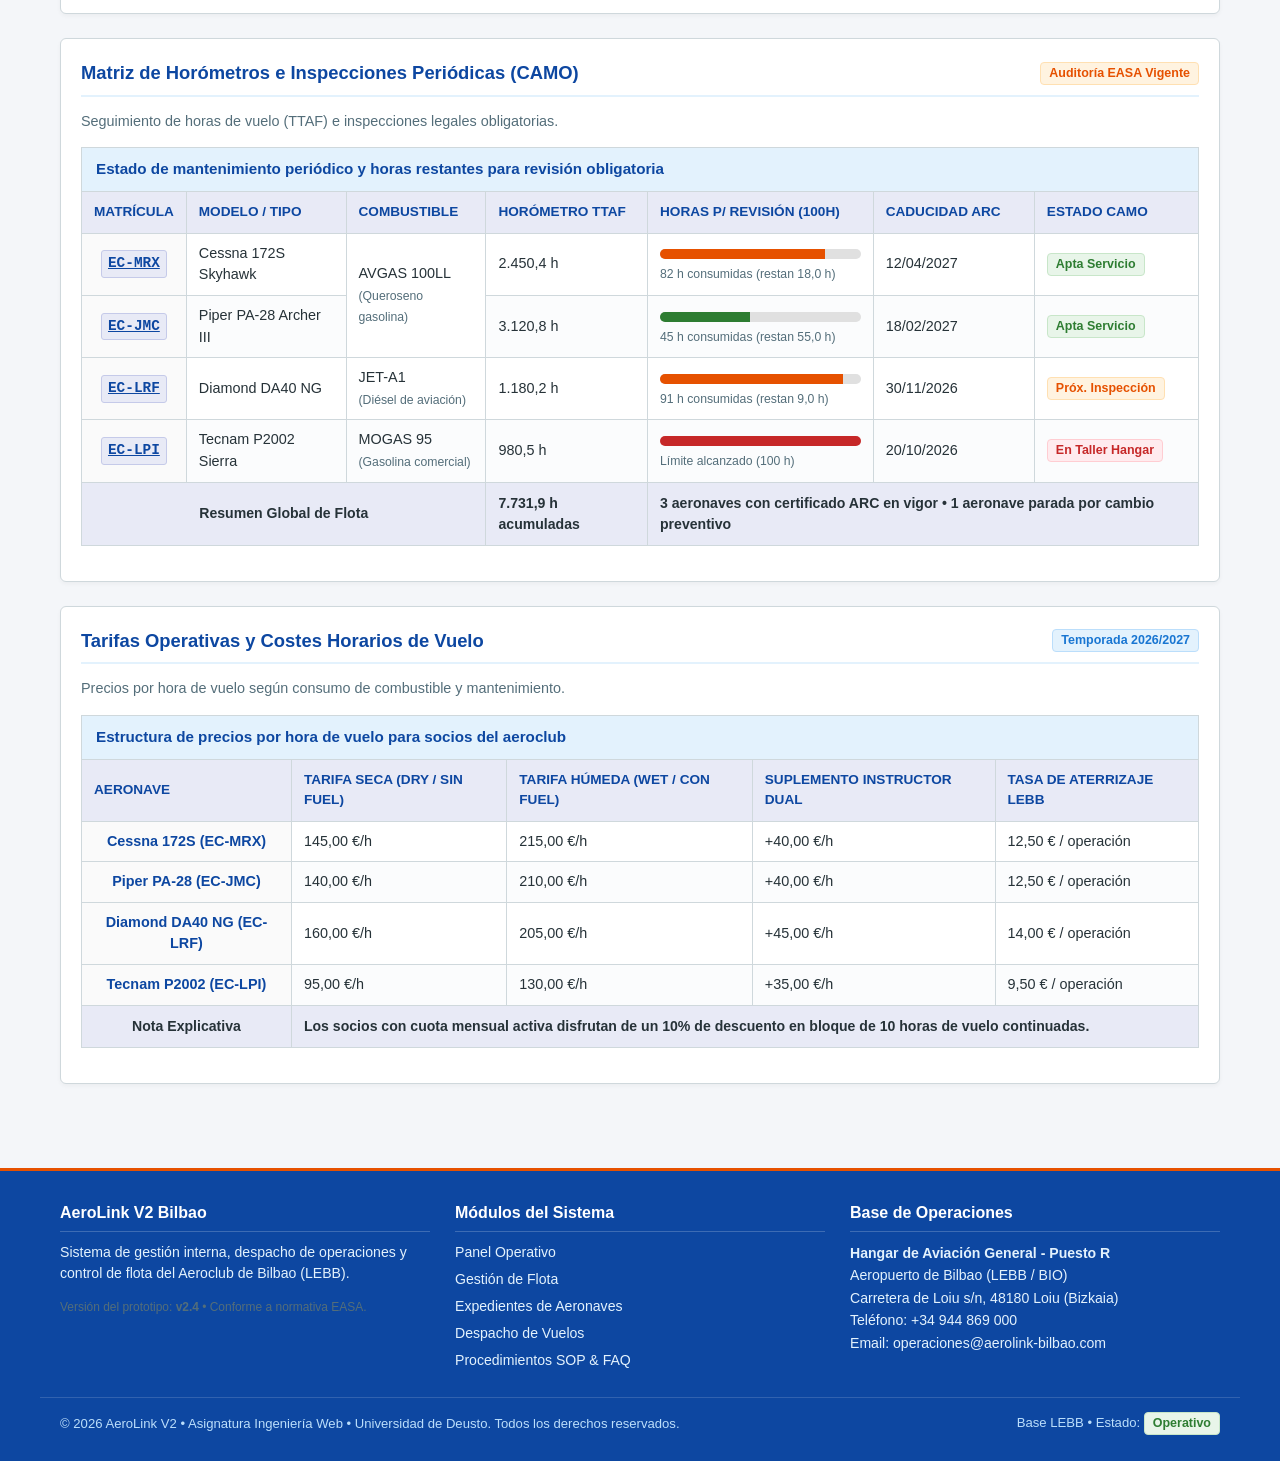
<file: flota.html>
<!DOCTYPE html>
<html lang="es">
<head>
  <meta charset="utf-8">
  <meta name="viewport" content="width=device-width, initial-scale=1.0">
  <meta name="description" content="AeroLink V2 - Módulo de Gestión de Flota, Control de Horómetros, Inspecciones de Mantenimiento (CAMO) y Costes Operativos del Aeroclub.">
  <title>AeroLink V2 | Gestión de Flota y Mantenimiento Técnico</title>
  <link rel="stylesheet" href="css/styles.css">
  <link rel="shortcut icon" href="img/logo.svg" type="image/svg+xml">
</head>
<body>

  <!-- Cabecera general -->
  <header class="app-header">
    <!-- Barra superior -->
    <div class="barra-superior">
      <div class="contenedor-barra">
        <p><strong>Base Operativa:</strong> Aeropuerto de Bilbao (LEBB / BIO) | <strong>Torre:</strong> 118.500 MHz | <strong>Pista activa:</strong> 30</p>
        <p>Operador: <strong>Cap. Iñigo Fernandez</strong> (Jefe de Vuelos)</p>
      </div>
    </div>

    <!-- Barra principal con logo y navegacion -->
    <div class="cabecera-principal">
      <div class="bloque-marca">
        <img src="img/logo.svg" alt="Emblema del Aeroclub AeroLink V2" class="logo-img" width="48" height="48">
        <div class="marca-texto">
          <h1>AeroLink V2</h1>
          <p class="subtitulo-app">Gestión del Aeroclub de Bilbao</p>
        </div>
      </div>

      <nav class="nav-principal">
        <ul>
          <li><a href="index.html">Panel Operativo</a></li>
          <li><a href="flota.html" class="activo">Control de Flota</a></li>
          <li><a href="detalle.html">Expediente de Aeronave</a></li>
          <li><a href="formulario.html">Despacho de Vuelo</a></li>
          <li><a href="protocolos.html">Manual SOP &amp; FAQ</a></li>
        </ul>
      </nav>
    </div>
  </header>

  <!-- Indice interno navegable -->
  <aside class="subbarra-indice">
    <nav class="indice-interno">
      <span class="indice-etiqueta">Apartados de la pantalla:</span>
      <ul>
        <li><a href="#inventario-aeronaves">1. Inventario de Flota</a></li>
        <li><a href="#matriz-mantenimiento">2. Horómetros &amp; Mantenimiento</a></li>
        <li><a href="#comparativa-costes">3. Tarifas &amp; Costes Operativos</a></li>
      </ul>
    </nav>
  </aside>

  <!-- Contenido principal -->
  <main class="contenedor-app">

    <!-- Encabezado contextual de la sección -->
    <section class="cabecera-seccion">
      <div class="titular">
        <h2>Control de Flota y Mantenimiento Técnico</h2>
        <p>Supervisión de horas de vuelo, inspecciones obligatorias y costes operativos.</p>
      </div>
      <div class="acciones-cabecera">
        <a href="formulario.html" class="btn btn-primario">+ Despachar Vuelo</a>
        <a href="detalle.html#ec-mrx" class="btn btn-secundario">Ver Expedientes</a>
      </div>
    </section>

    <!-- Catalogo de aeronaves -->
    <section id="inventario-aeronaves" class="panel-modulo">
      <div class="cabecera-panel">
        <h3>Catálogo Operativo de Aeronaves</h3>
        <span class="badge badge-info">4 Aeronaves en LEBB</span>
      </div>
      <p class="subtexto-seccion">Características fundamentales y estado de servicio de cada aeronave.</p>

      <div class="cuadricula-flota">
        <!-- Cessna 172S -->
        <article class="tarjeta-avion">
          <figure>
            <img src="img/cessna172.jpg" alt="Cessna 172S Skyhawk SP en rampa de Loiu" width="400" height="200">
            <figcaption>Cessna 172S Skyhawk SP &bull; EC-MRX</figcaption>
          </figure>
          <div class="cuerpo-tarjeta-avion">
            <div class="cabecera-avion">
              <h4>Cessna 172S Skyhawk</h4>
              <span class="badge badge-exito">Apta para Vuelo</span>
            </div>
            <p><small>Monomotor cuatriplaza de ala alta. Aviónica Garmin G1000 NXi integrada, ideal para instrucción básica e instrumental (IFR).</small></p>
            <ul class="datos-clave-avion">
              <li><span>Motor:</span> <strong>Lycoming IO-360-L2A (180 CV)</strong></li>
              <li><span>Combustible:</span> <strong>AVGAS 100LL (Depósito: 212 L)</strong></li>
              <li><span>Consumo medio:</span> <strong>36 L/h (9.5 GPH)</strong></li>
              <li><span>Velocidad crucero:</span> <strong>122 KTAS</strong></li>
            </ul>
            <div class="pie-tarjeta-avion">
              <span class="matricula-aero">EC-MRX</span>
              <a href="detalle.html#ec-mrx" class="btn btn-secundario">Ver Hoja de Vida &rarr;</a>
            </div>
          </div>
        </article>

        <!-- Piper PA-28 -->
        <article class="tarjeta-avion">
          <figure>
            <img src="img/piper-pa28.jpg" alt="Piper Archer III PA-28 en plataforma de rodadura" width="400" height="200">
            <figcaption>Piper PA-28-181 Archer III &bull; EC-JMC</figcaption>
          </figure>
          <div class="cuerpo-tarjeta-avion">
            <div class="cabecera-avion">
              <h4>Piper PA-28 Archer III</h4>
              <span class="badge badge-exito">Apta para Vuelo</span>
            </div>
            <p><small>Monomotor cuatriplaza de ala baja. Estabilidad en ruta y configuración clásica de instrumentos analógicos de seis relojes.</small></p>
            <ul class="datos-clave-avion">
              <li><span>Motor:</span> <strong>Lycoming O-360-A4M (180 CV)</strong></li>
              <li><span>Combustible:</span> <strong>AVGAS 100LL (Depósito: 189 L)</strong></li>
              <li><span>Consumo medio:</span> <strong>38 L/h (10.0 GPH)</strong></li>
              <li><span>Velocidad crucero:</span> <strong>118 KTAS</strong></li>
            </ul>
            <div class="pie-tarjeta-avion">
              <span class="matricula-aero">EC-JMC</span>
              <a href="detalle.html#ec-jmc" class="btn btn-secundario">Ver Hoja de Vida &rarr;</a>
            </div>
          </div>
        </article>

        <!-- Diamond DA40 -->
        <article class="tarjeta-avion">
          <figure>
            <img src="img/diamond-da40.jpg" alt="Diamond DA40 NG en hangar de aviación general" width="400" height="200">
            <figcaption>Diamond DA40 NG Star &bull; EC-LRF</figcaption>
          </figure>
          <div class="cuerpo-tarjeta-avion">
            <div class="cabecera-avion">
              <h4>Diamond DA40 NG Star</h4>
              <span class="badge badge-info">En Vuelo</span>
            </div>
            <p><small>Aeronave de composite avanzada con motor turbo diésel Austro Engine, control electrónico FADEC y cabina de cristal.</small></p>
            <ul class="datos-clave-avion">
              <li><span>Motor:</span> <strong>Austro Engine AE300 (168 CV)</strong></li>
              <li><span>Combustible:</span> <strong>JET-A1 (Depósito: 147 L)</strong></li>
              <li><span>Consumo medio:</span> <strong>22 L/h (5.8 GPH)</strong></li>
              <li><span>Velocidad crucero:</span> <strong>145 KTAS</strong></li>
            </ul>
            <div class="pie-tarjeta-avion">
              <span class="matricula-aero">EC-LRF</span>
              <a href="detalle.html#ec-lrf" class="btn btn-secundario">Ver Hoja de Vida &rarr;</a>
            </div>
          </div>
        </article>

        <!-- Tecnam P2002 -->
        <article class="tarjeta-avion">
          <figure>
            <img src="img/tecnam_p2002.jpg" alt="Tecnam P2002 Sierra en taller de mantenimiento" width="400" height="200">
            <figcaption>Tecnam P2002 Sierra &bull; EC-LPI</figcaption>
          </figure>
          <div class="cuerpo-tarjeta-avion">
            <div class="cabecera-avion">
              <h4>Tecnam P2002 Sierra</h4>
              <span class="badge badge-peligro">En Mantenimiento</span>
            </div>
            <p><small>Biplaza ligero de ala baja, sumamente dócil para formación básica de pilotos noveles y vuelo visual por la cornisa cantábrica.</small></p>
            <ul class="datos-clave-avion">
              <li><span>Motor:</span> <strong>Rotax 912 S2 (100 CV)</strong></li>
              <li><span>Combustible:</span> <strong>MOGAS 95 / AVGAS (100 L)</strong></li>
              <li><span>Consumo medio:</span> <strong>17 L/h (4.5 GPH)</strong></li>
              <li><span>Velocidad crucero:</span> <strong>110 KTAS</strong></li>
            </ul>
            <div class="pie-tarjeta-avion">
              <span class="matricula-aero">EC-LPI</span>
              <a href="detalle.html#ec-lpi" class="btn btn-secundario">Ver Hoja de Vida &rarr;</a>
            </div>
          </div>
        </article>
      </div>
    </section>

    <!-- Horometros y mantenimiento -->
    <section id="matriz-mantenimiento" class="panel-modulo">
      <div class="cabecera-panel">
        <h3>Matriz de Horómetros e Inspecciones Periódicas (CAMO)</h3>
        <span class="badge badge-aviso">Auditoría EASA Vigente</span>
      </div>
      <p class="subtexto-seccion">Seguimiento de horas de vuelo (TTAF) e inspecciones legales obligatorias.</p>

      <div class="contenedor-tabla">
        <table class="tabla-app">
          <caption>Estado de mantenimiento periódico y horas restantes para revisión obligatoria</caption>
          <thead>
            <tr>
              <th scope="col">Matrícula</th>
              <th scope="col">Modelo / Tipo</th>
              <th scope="col">Combustible</th>
              <th scope="col">Horómetro TTAF</th>
              <th scope="col">Horas p/ Revisión (100h)</th>
              <th scope="col">Caducidad ARC</th>
              <th scope="col">Estado CAMO</th>
            </tr>
          </thead>
          <tbody>
            <tr>
              <th scope="row"><a href="detalle.html#ec-mrx" class="matricula-aero">EC-MRX</a></th>
              <td>Cessna 172S Skyhawk</td>
              <td rowspan="2">AVGAS 100LL<br><small class="texto-mutado">(Queroseno gasolina)</small></td>
              <td>2.450,4 h</td>
              <td>
                <div class="barra-horas">
                  <div class="barra-relleno aviso" style="width: 82%;"></div>
                </div>
                <small>82 h consumidas (restan 18,0 h)</small>
              </td>
              <td><time datetime="2027-04-12">12/04/2027</time></td>
              <td><span class="badge badge-exito">Apta Servicio</span></td>
            </tr>
            <tr>
              <th scope="row"><a href="detalle.html#ec-jmc" class="matricula-aero">EC-JMC</a></th>
              <td>Piper PA-28 Archer III</td>
              <td>3.120,8 h</td>
              <td>
                <div class="barra-horas">
                  <div class="barra-relleno exito" style="width: 45%;"></div>
                </div>
                <small>45 h consumidas (restan 55,0 h)</small>
              </td>
              <td><time datetime="2027-02-18">18/02/2027</time></td>
              <td><span class="badge badge-exito">Apta Servicio</span></td>
            </tr>
            <tr>
              <th scope="row"><a href="detalle.html#ec-lrf" class="matricula-aero">EC-LRF</a></th>
              <td>Diamond DA40 NG</td>
              <td>JET-A1<br><small class="texto-mutado">(Diésel de aviación)</small></td>
              <td>1.180,2 h</td>
              <td>
                <div class="barra-horas">
                  <div class="barra-relleno aviso" style="width: 91%;"></div>
                </div>
                <small>91 h consumidas (restan 9,0 h)</small>
              </td>
              <td><time datetime="2026-11-30">30/11/2026</time></td>
              <td><span class="badge badge-aviso">Próx. Inspección</span></td>
            </tr>
            <tr>
              <th scope="row"><a href="detalle.html#ec-lpi" class="matricula-aero">EC-LPI</a></th>
              <td>Tecnam P2002 Sierra</td>
              <td>MOGAS 95<br><small class="texto-mutado">(Gasolina comercial)</small></td>
              <td>980,5 h</td>
              <td>
                <div class="barra-horas">
                  <div class="barra-relleno peligro" style="width: 100%;"></div>
                </div>
                <small class="texto-peligro">Límite alcanzado (100 h)</small>
              </td>
              <td><time datetime="2026-10-20">20/10/2026</time></td>
              <td><span class="badge badge-peligro">En Taller Hangar</span></td>
            </tr>
          </tbody>
          <tfoot>
            <tr>
              <th scope="row" colspan="3">Resumen Global de Flota</th>
              <td><strong>7.731,9 h acumuladas</strong></td>
              <td colspan="3">3 aeronaves con certificado ARC en vigor &bull; 1 aeronave parada por cambio preventivo</td>
            </tr>
          </tfoot>
        </table>
      </div>
    </section>

    <!-- Tarifas por hora -->
    <section id="comparativa-costes" class="panel-modulo">
      <div class="cabecera-panel">
        <h3>Tarifas Operativas y Costes Horarios de Vuelo</h3>
        <span class="badge badge-info">Temporada 2026/2027</span>
      </div>
      <p class="subtexto-seccion">Precios por hora de vuelo según consumo de combustible y mantenimiento.</p>

      <div class="contenedor-tabla">
        <table class="tabla-app">
          <caption>Estructura de precios por hora de vuelo para socios del aeroclub</caption>
          <thead>
            <tr>
              <th scope="col">Aeronave</th>
              <th scope="col">Tarifa Seca (Dry / Sin fuel)</th>
              <th scope="col">Tarifa Húmeda (Wet / Con fuel)</th>
              <th scope="col">Suplemento Instructor Dual</th>
              <th scope="col">Tasa de Aterrizaje LEBB</th>
            </tr>
          </thead>
          <tbody>
            <tr>
              <th scope="row">Cessna 172S (EC-MRX)</th>
              <td>145,00 &euro;/h</td>
              <td>215,00 &euro;/h</td>
              <td>+40,00 &euro;/h</td>
              <td>12,50 &euro; / operación</td>
            </tr>
            <tr>
              <th scope="row">Piper PA-28 (EC-JMC)</th>
              <td>140,00 &euro;/h</td>
              <td>210,00 &euro;/h</td>
              <td>+40,00 &euro;/h</td>
              <td>12,50 &euro; / operación</td>
            </tr>
            <tr>
              <th scope="row">Diamond DA40 NG (EC-LRF)</th>
              <td>160,00 &euro;/h</td>
              <td>205,00 &euro;/h</td>
              <td>+45,00 &euro;/h</td>
              <td>14,00 &euro; / operación</td>
            </tr>
            <tr>
              <th scope="row">Tecnam P2002 (EC-LPI)</th>
              <td>95,00 &euro;/h</td>
              <td>130,00 &euro;/h</td>
              <td>+35,00 &euro;/h</td>
              <td>9,50 &euro; / operación</td>
            </tr>
          </tbody>
          <tfoot>
            <tr>
              <th scope="row">Nota Explicativa</th>
              <td colspan="4">Los socios con cuota mensual activa disfrutan de un 10% de descuento en bloque de 10 horas de vuelo continuadas.</td>
            </tr>
          </tfoot>
        </table>
      </div>
    </section>

  </main>

  <!-- Pie de pagina -->
  <footer class="app-footer">
    <div class="footer-contenido">
      <div class="footer-col">
        <h3>AeroLink V2 Bilbao</h3>
        <p>Sistema de gestión interna, despacho de operaciones y control de flota del Aeroclub de Bilbao (LEBB).</p>
        <p><small>Versión del prototipo: <strong>v2.4</strong> &bull; Conforme a normativa EASA.</small></p>
      </div>

      <div class="footer-col">
        <h3>Módulos del Sistema</h3>
        <ul>
          <li><a href="index.html">Panel Operativo</a></li>
          <li><a href="flota.html">Gestión de Flota</a></li>
          <li><a href="detalle.html">Expedientes de Aeronaves</a></li>
          <li><a href="formulario.html">Despacho de Vuelos</a></li>
          <li><a href="protocolos.html">Procedimientos SOP &amp; FAQ</a></li>
        </ul>
      </div>

      <div class="footer-col">
        <h3>Base de Operaciones</h3>
        <address>
          <strong>Hangar de Aviación General - Puesto R</strong><br>
          Aeropuerto de Bilbao (LEBB / BIO)<br>
          Carretera de Loiu s/n, 48180 Loiu (Bizkaia)<br>
          Teléfono: <a href="tel:+34944869000">+34 944 869 000</a><br>
          Email: <a href="mailto:operaciones@aerolink-bilbao.com">operaciones@aerolink-bilbao.com</a>
        </address>
      </div>
    </div>

    <div class="footer-bottom">
      <p>&copy; 2026 AeroLink V2 &bull; Asignatura Ingeniería Web &bull; Universidad de Deusto. Todos los derechos reservados.</p>
      <p>Base LEBB &bull; Estado: <span class="badge badge-exito">Operativo</span></p>
    </div>
  </footer>

</body>
</html>
</file>
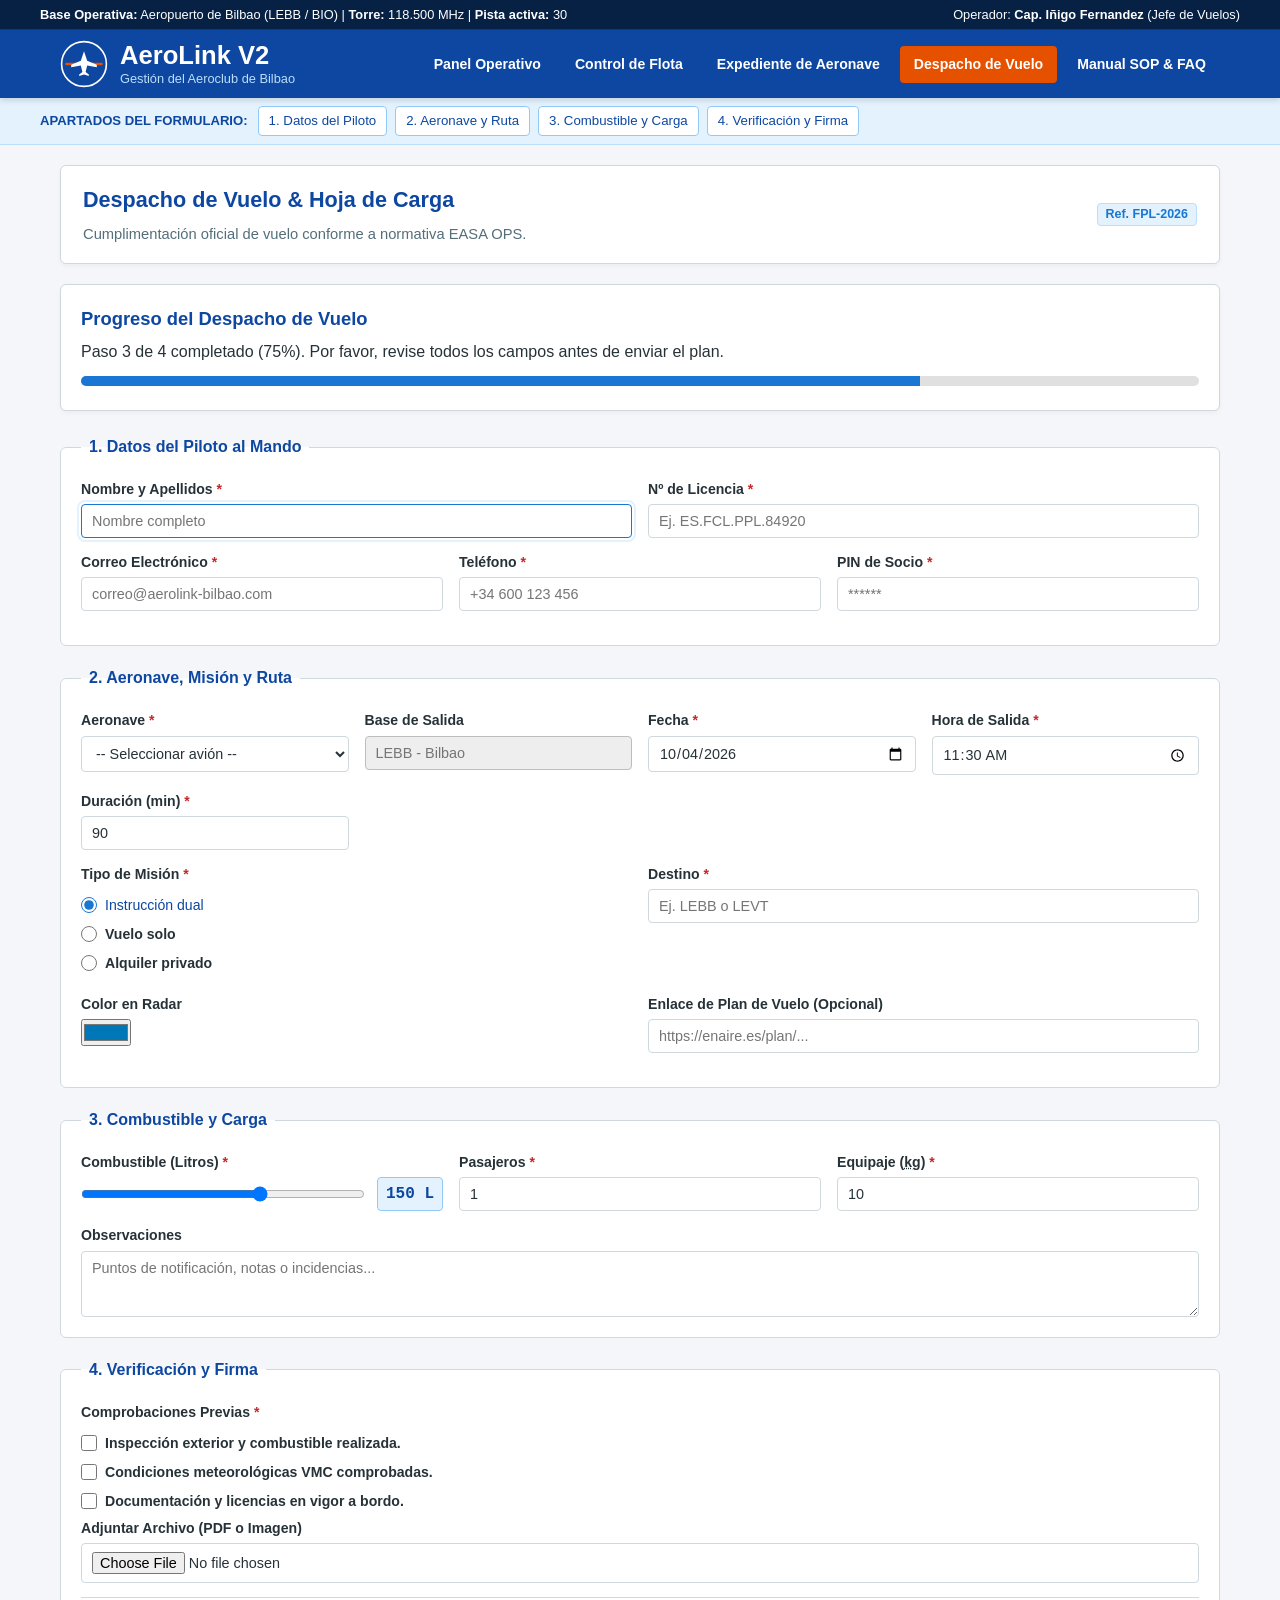
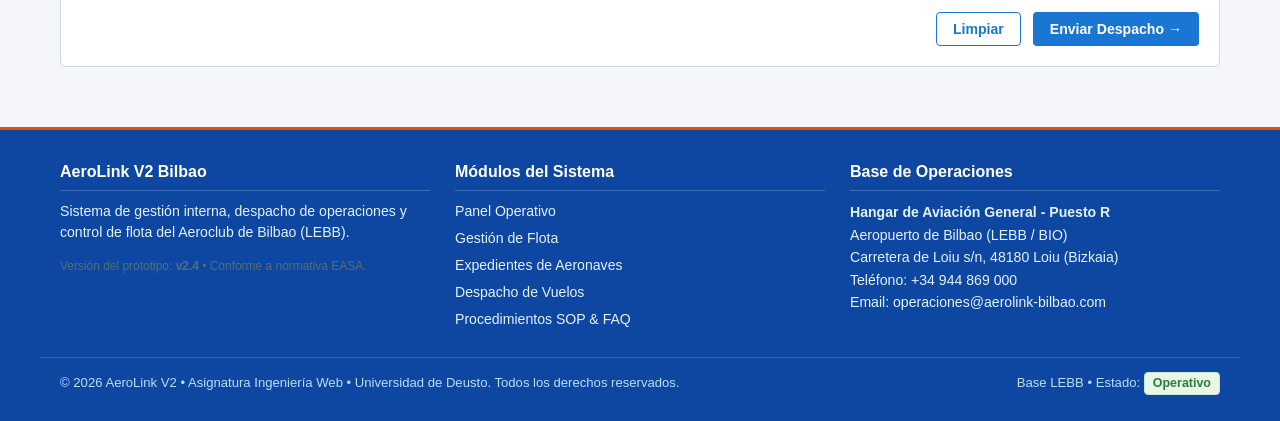
<file: formulario.html>
<!DOCTYPE html>
<html lang="es">
<head>
  <meta charset="utf-8">
  <meta name="viewport" content="width=device-width, initial-scale=1.0">
  <meta name="description" content="AeroLink V2 - Módulo de Despacho de Vuelo, Alta de Operación, Cálculo de Carga y Centrado (W&B) y Firma Digital para pilotos del Aeroclub de Bilbao.">
  <title>AeroLink V2 | Despacho de Vuelo y Hoja de Carga</title>
  <link rel="stylesheet" href="css/styles.css">
  <link rel="shortcut icon" href="img/logo.svg" type="image/svg+xml">
</head>
<body>

  <!-- Cabecera general -->
  <header class="app-header">
    <!-- Barra superior -->
    <div class="barra-superior">
      <div class="contenedor-barra">
        <p><strong>Base Operativa:</strong> Aeropuerto de Bilbao (LEBB / BIO) | <strong>Torre:</strong> 118.500 MHz | <strong>Pista activa:</strong> 30</p>
        <p>Operador: <strong>Cap. Iñigo Fernandez</strong> (Jefe de Vuelos)</p>
      </div>
    </div>

    <!-- Barra principal con logo y navegacion -->
    <div class="cabecera-principal">
      <div class="bloque-marca">
        <img src="img/logo.svg" alt="Emblema del Aeroclub AeroLink V2" class="logo-img" width="48" height="48">
        <div class="marca-texto">
          <h1>AeroLink V2</h1>
          <p class="subtitulo-app">Gestión del Aeroclub de Bilbao</p>
        </div>
      </div>

      <nav class="nav-principal">
        <ul>
          <li><a href="index.html">Panel Operativo</a></li>
          <li><a href="flota.html">Control de Flota</a></li>
          <li><a href="detalle.html">Expediente de Aeronave</a></li>
          <li><a href="formulario.html" class="activo">Despacho de Vuelo</a></li>
          <li><a href="protocolos.html">Manual SOP &amp; FAQ</a></li>
        </ul>
      </nav>
    </div>
  </header>

  <!-- Indice interno navegable -->
  <aside class="subbarra-indice">
    <nav class="indice-interno">
      <span class="indice-etiqueta">Apartados del formulario:</span>
      <ul>
        <li><a href="#bloque-tripulacion">1. Datos del Piloto</a></li>
        <li><a href="#bloque-mision">2. Aeronave y Ruta</a></li>
        <li><a href="#bloque-pesos">3. Combustible y Carga</a></li>
        <li><a href="#bloque-checklist">4. Verificación y Firma</a></li>
      </ul>
    </nav>
  </aside>

  <!-- Contenido principal -->
  <main class="contenedor-app">

    <!-- Titulo del formulario -->
    <section class="cabecera-seccion">
      <div class="titular">
        <h2>Despacho de Vuelo &amp; Hoja de Carga</h2>
        <p>Cumplimentación oficial de vuelo conforme a normativa EASA OPS.</p>
      </div>
      <div class="acciones-cabecera">
        <span class="badge badge-info">Ref. FPL-2026</span>
      </div>
    </section>

    <!-- Progreso del formulario -->
    <section class="panel-modulo">
      <h3>Progreso del Despacho de Vuelo</h3>
      <p>Paso 3 de 4 completado (75%). Por favor, revise todos los campos antes de enviar el plan.</p>
      <div class="barra-horas">
        <div class="barra-relleno" style="width: 75%;"></div>
      </div>
    </section>

    <!-- Formulario de despacho de vuelo -->
    <form action="formulario.html" method="post" enctype="multipart/form-data" class="formulario-app">
      <!-- Token de sesion -->
      <input type="hidden" name="session_token" value="LEBB_DESPACHO_98243">

      <!-- 1. Datos del piloto al mando -->
      <fieldset id="bloque-tripulacion" class="grupo-formulario">
        <legend>1. Datos del Piloto al Mando</legend>

        <div class="fila-formulario">
          <div class="campo-control">
            <label for="campo-nombre-pic">Nombre y Apellidos <span class="requerido">*</span></label>
            <input type="text" id="campo-nombre-pic" name="nombre_pic" placeholder="Nombre completo" required autofocus>
          </div>

          <div class="campo-control">
            <label for="campo-licencia-pic">Nº de Licencia <span class="requerido">*</span></label>
            <input type="text" id="campo-licencia-pic" name="licencia_pic" placeholder="Ej. ES.FCL.PPL.84920" pattern="[A-Za-z0-9\.\-]+" required>
          </div>
        </div>

        <div class="fila-formulario">
          <div class="campo-control">
            <label for="campo-email">Correo Electrónico <span class="requerido">*</span></label>
            <input type="email" id="campo-email" name="email_pic" placeholder="correo@aerolink-bilbao.com" required>
          </div>

          <div class="campo-control">
            <label for="campo-telefono">Teléfono <span class="requerido">*</span></label>
            <input type="tel" id="campo-telefono" name="telefono_pic" placeholder="+34 600 123 456" required>
          </div>

          <div class="campo-control">
            <label for="campo-pin">PIN de Socio <span class="requerido">*</span></label>
            <input type="password" id="campo-pin" name="pin_socio" maxlength="6" placeholder="******" required>
          </div>
        </div>
      </fieldset>

      <!-- 2. Aeronave y plan de vuelo -->
      <fieldset id="bloque-mision" class="grupo-formulario">
        <legend>2. Aeronave, Misión y Ruta</legend>

        <div class="fila-formulario">
          <div class="campo-control">
            <label for="selector-aeronave">Aeronave <span class="requerido">*</span></label>
            <select id="selector-aeronave" name="aeronave" required>
              <option value="" disabled selected>-- Seleccionar avión --</option>
              <optgroup label="Ala Alta">
                <option value="EC-MRX">Cessna 172S (EC-MRX)</option>
              </optgroup>
              <optgroup label="Ala Baja">
                <option value="EC-JMC">Piper PA-28 (EC-JMC)</option>
                <option value="EC-LPI">Tecnam P2002 (EC-LPI)</option>
              </optgroup>
              <optgroup label="Diésel">
                <option value="EC-LRF">Diamond DA40 (EC-LRF)</option>
              </optgroup>
            </select>
          </div>

          <div class="campo-control">
            <label for="campo-base-origen">Base de Salida</label>
            <input type="text" id="campo-base-origen" name="base_origen" value="LEBB - Bilbao" disabled>
          </div>

          <div class="campo-control">
            <label for="campo-fecha-vuelo">Fecha <span class="requerido">*</span></label>
            <input type="date" id="campo-fecha-vuelo" name="fecha_vuelo" value="2026-10-04" required>
          </div>

          <div class="campo-control">
            <label for="campo-hora-salida">Hora de Salida <span class="requerido">*</span></label>
            <input type="time" id="campo-hora-salida" name="hora_salida" value="11:30" required>
          </div>

          <div class="campo-control">
            <label for="campo-duracion">Duración (min) <span class="requerido">*</span></label>
            <input type="number" id="campo-duracion" name="duracion_minutos" min="20" max="300" step="10" value="90" required>
          </div>
        </div>

        <div class="fila-formulario">
          <div class="campo-control">
            <label>Tipo de Misión <span class="requerido">*</span></label>
            <div class="opciones-seleccion">
              <label class="control-check-radio">
                <input type="radio" name="tipo_mision" value="instruccion" checked>
                <span>Instrucción dual</span>
              </label>
              <label class="control-check-radio">
                <input type="radio" name="tipo_mision" value="solo">
                <span>Vuelo solo</span>
              </label>
              <label class="control-check-radio">
                <input type="radio" name="tipo_mision" value="privado">
                <span>Alquiler privado</span>
              </label>
            </div>
          </div>

          <div class="campo-control">
            <label for="campo-destino">Destino <span class="requerido">*</span></label>
            <input type="search" id="campo-destino" name="destino" list="aerodromos-sugeridos" placeholder="Ej. LEBB o LEVT" required>
            <datalist id="aerodromos-sugeridos">
              <option value="LEBB - Bilbao">
              <option value="LESO - San Sebastián">
              <option value="LEVT - Vitoria">
              <option value="LEAS - Asturias">
            </datalist>
          </div>
        </div>

        <div class="fila-formulario">
          <div class="campo-control">
            <label for="campo-color-ficha">Color en Radar</label>
            <input type="color" id="campo-color-ficha" name="color_ficha" value="#0077b6">
          </div>

          <div class="campo-control">
            <label for="campo-url-liveatc">Enlace de Plan de Vuelo (Opcional)</label>
            <input type="url" id="campo-url-liveatc" name="url_seguimiento" placeholder="https://enaire.es/plan/...">
          </div>
        </div>
      </fieldset>

      <!-- 3. Combustible y carga -->
      <fieldset id="bloque-pesos" class="grupo-formulario">
        <legend>3. Combustible y Carga</legend>

        <div class="fila-formulario">
          <div class="campo-control">
            <label for="campo-combustible">Combustible (Litros) <span class="requerido">*</span></label>
            <div class="control-rango">
              <input type="range" id="campo-combustible" name="combustible_litros" min="40" max="212" value="150">
              <span id="salidaCombustible" class="salida-rango">150 L</span>
            </div>
          </div>

          <div class="campo-control">
            <label for="campo-pasajeros">Pasajeros <span class="requerido">*</span></label>
            <input type="number" id="campo-pasajeros" name="num_pasajeros" min="0" max="3" value="1" required>
          </div>

          <div class="campo-control">
            <label for="campo-equipaje">Equipaje (<abbr title="Kilogramos">kg</abbr>) <span class="requerido">*</span></label>
            <input type="number" id="campo-equipaje" name="peso_equipaje" min="0" max="54" value="10" required>
          </div>
        </div>

        <div class="campo-control">
          <label for="campo-observaciones">Observaciones</label>
          <textarea id="campo-observaciones" name="observaciones" rows="3" placeholder="Puntos de notificación, notas o incidencias..."></textarea>
        </div>
      </fieldset>

      <!-- 4. Verificacion previa y firma -->
      <fieldset id="bloque-checklist" class="grupo-formulario">
        <legend>4. Verificación y Firma</legend>

        <div class="campo-control">
          <label>Comprobaciones Previas <span class="requerido">*</span></label>
          <div class="opciones-seleccion">
            <label class="control-check-radio">
              <input type="checkbox" name="chk_inspeccion" required>
              <span>Inspección exterior y combustible realizada.</span>
            </label>
            <label class="control-check-radio">
              <input type="checkbox" name="chk_meteo" required>
              <span>Condiciones meteorológicas VMC comprobadas.</span>
            </label>
            <label class="control-check-radio">
              <input type="checkbox" name="chk_documentacion" required>
              <span>Documentación y licencias en vigor a bordo.</span>
            </label>
          </div>
        </div>

        <div class="fila-formulario">
          <div class="campo-control">
            <label for="campo-adjunto-fpl">Adjuntar Archivo (PDF o Imagen)</label>
            <input type="file" id="campo-adjunto-fpl" name="archivo_plan" accept=".pdf,.png,.jpg,.jpeg">
          </div>
        </div>

        <!-- Botonera de envio y reset -->
        <div class="botonera-formulario">
          <button type="reset" class="btn btn-secundario">Limpiar</button>
          <button type="submit" class="btn btn-primario">Enviar Despacho &rarr;</button>
        </div>
      </fieldset>
    </form>

  </main>

  <!-- Pie de pagina -->
  <footer class="app-footer">
    <div class="footer-contenido">
      <div class="footer-col">
        <h3>AeroLink V2 Bilbao</h3>
        <p>Sistema de gestión interna, despacho de operaciones y control de flota del Aeroclub de Bilbao (LEBB).</p>
        <p><small>Versión del prototipo: <strong>v2.4</strong> &bull; Conforme a normativa EASA.</small></p>
      </div>

      <div class="footer-col">
        <h3>Módulos del Sistema</h3>
        <ul>
          <li><a href="index.html">Panel Operativo</a></li>
          <li><a href="flota.html">Gestión de Flota</a></li>
          <li><a href="detalle.html">Expedientes de Aeronaves</a></li>
          <li><a href="formulario.html">Despacho de Vuelos</a></li>
          <li><a href="protocolos.html">Procedimientos SOP &amp; FAQ</a></li>
        </ul>
      </div>

      <div class="footer-col">
        <h3>Base de Operaciones</h3>
        <address>
          <strong>Hangar de Aviación General - Puesto R</strong><br>
          Aeropuerto de Bilbao (LEBB / BIO)<br>
          Carretera de Loiu s/n, 48180 Loiu (Bizkaia)<br>
          Teléfono: <a href="tel:+34944869000">+34 944 869 000</a><br>
          Email: <a href="mailto:operaciones@aerolink-bilbao.com">operaciones@aerolink-bilbao.com</a>
        </address>
      </div>
    </div>

    <div class="footer-bottom">
      <p>&copy; 2026 AeroLink V2 &bull; Asignatura Ingeniería Web &bull; Universidad de Deusto. Todos los derechos reservados.</p>
      <p>Base LEBB &bull; Estado: <span class="badge badge-exito">Operativo</span></p>
    </div>
  </footer>

</body>
</html>
</file>
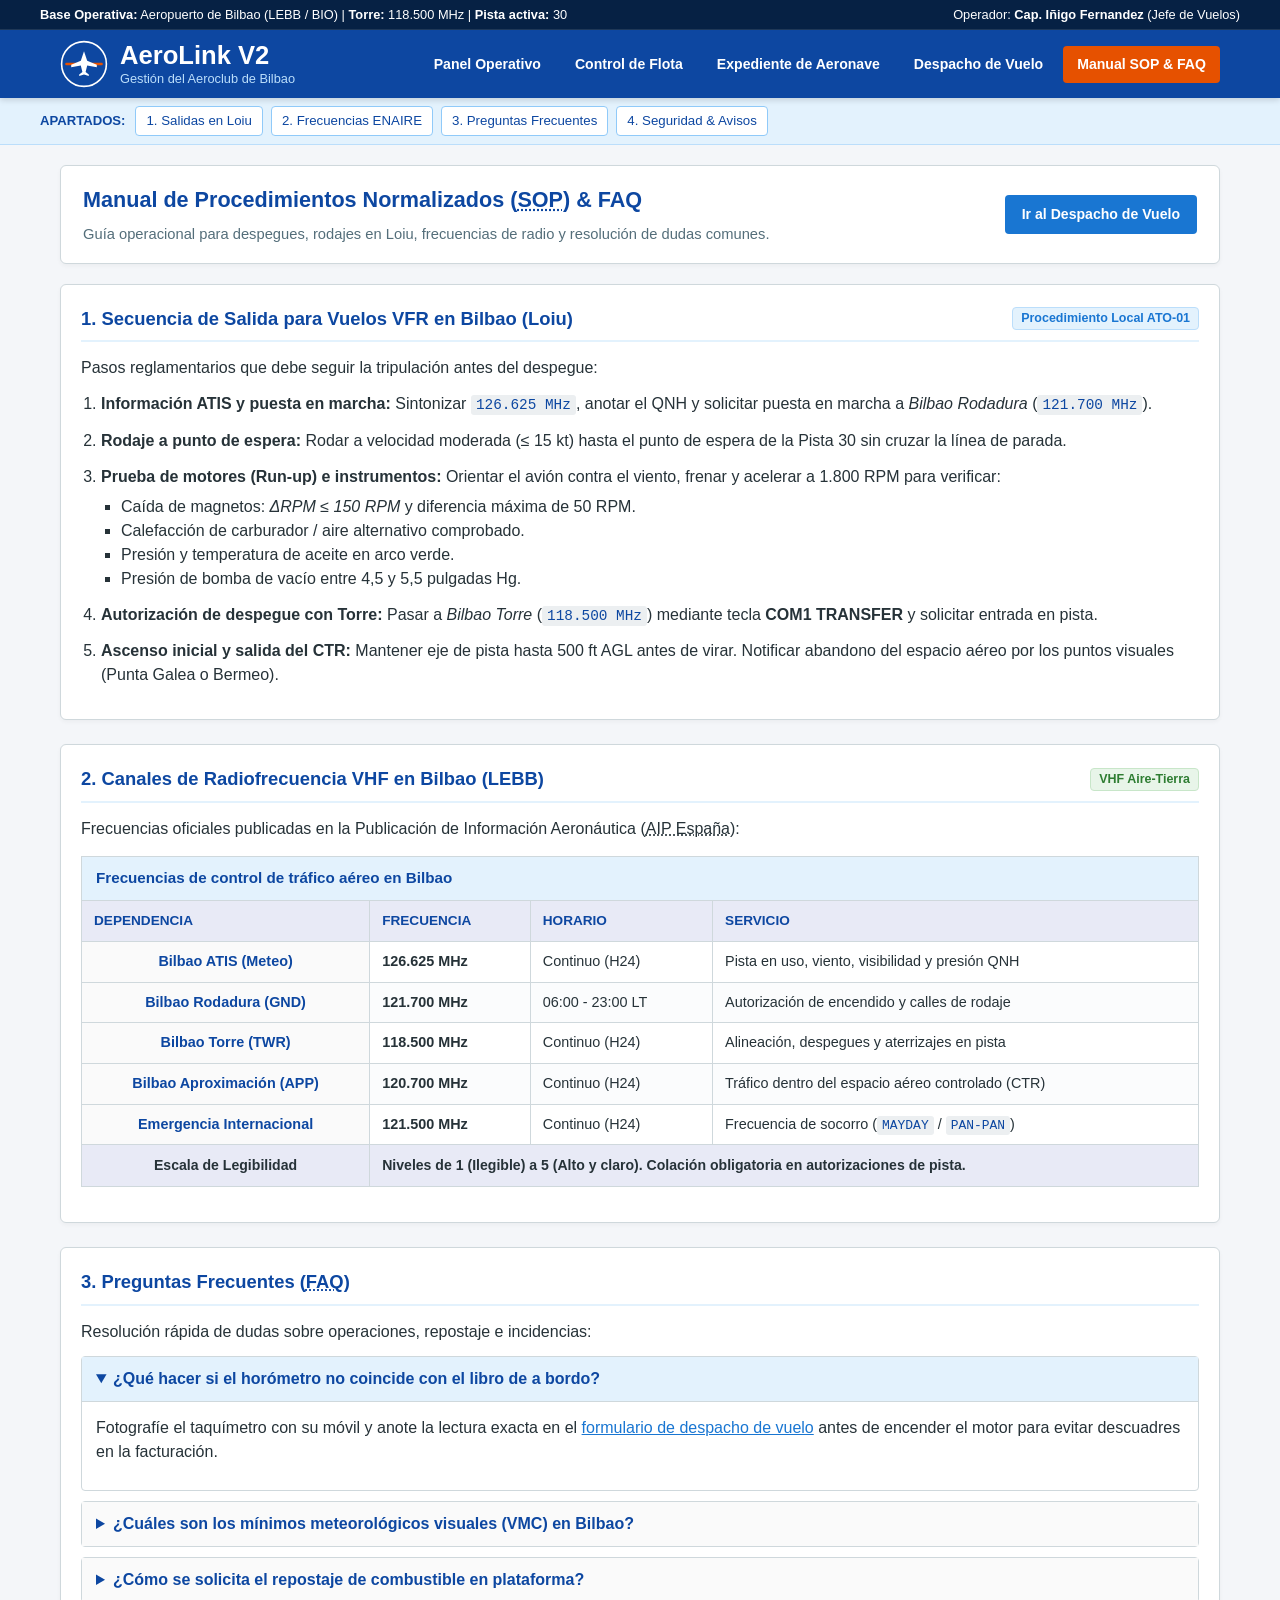
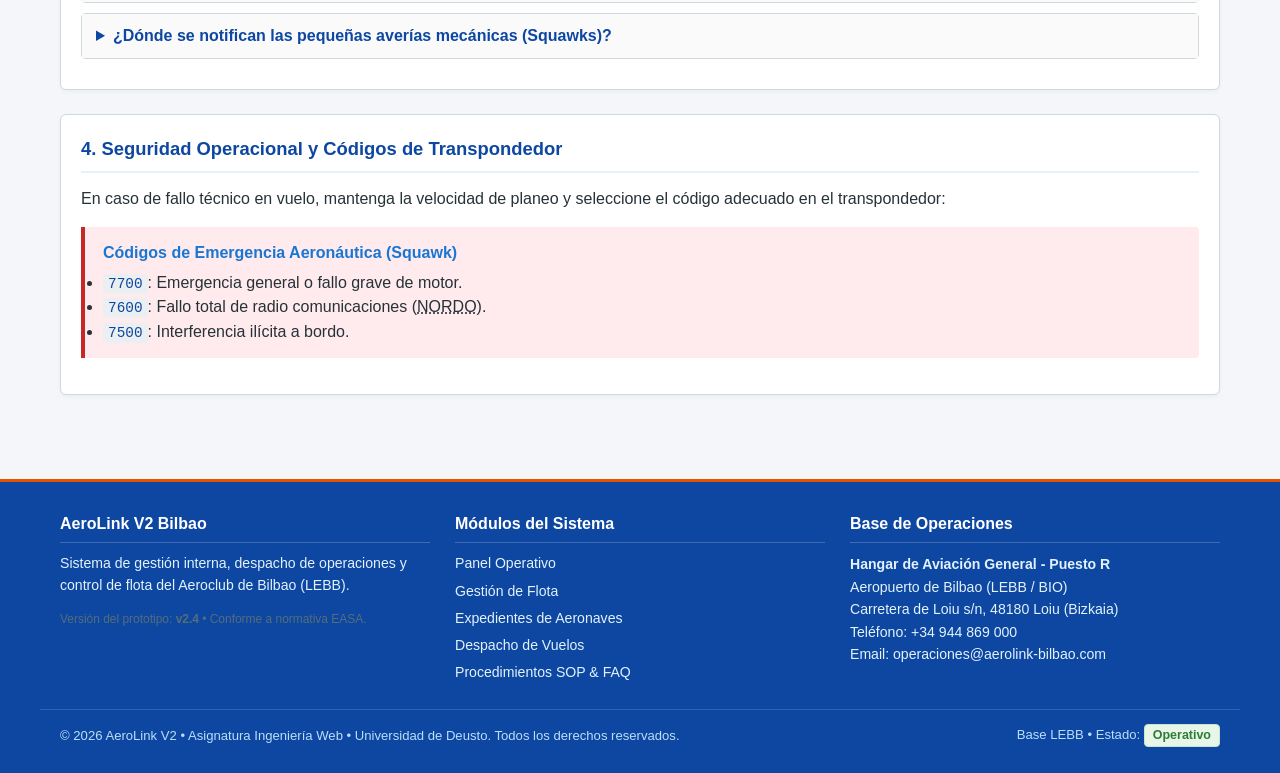
<file: protocolos.html>
<!DOCTYPE html>
<html lang="es">
<head>
  <meta charset="utf-8">
  <meta name="viewport" content="width=device-width, initial-scale=1.0">
  <meta name="description" content="AeroLink V2 - Procedimientos normalizados de salida (SOP) en Bilbao LEBB, cuadro de radiofrecuencias ENAIRE y preguntas frecuentes de pilotos.">
  <title>AeroLink V2 | Manual SOP &amp; FAQ del Aeroclub</title>
  <link rel="stylesheet" href="css/styles.css">
  <link rel="shortcut icon" href="img/logo.svg" type="image/svg+xml">
</head>
<body>

  <!-- Cabecera general -->
  <header class="app-header">
    <div class="barra-superior">
      <div class="contenedor-barra">
        <p><strong>Base Operativa:</strong> Aeropuerto de Bilbao (LEBB / BIO) | <strong>Torre:</strong> 118.500 MHz | <strong>Pista activa:</strong> 30</p>
        <p>Operador: <strong>Cap. Iñigo Fernandez</strong> (Jefe de Vuelos)</p>
      </div>
    </div>

    <div class="cabecera-principal">
      <div class="bloque-marca">
        <img src="img/logo.svg" alt="Emblema del Aeroclub AeroLink V2" class="logo-img" width="48" height="48">
        <div class="marca-texto">
          <h1>AeroLink V2</h1>
          <p class="subtitulo-app">Gestión del Aeroclub de Bilbao</p>
        </div>
      </div>

      <nav class="nav-principal">
        <ul>
          <li><a href="index.html">Panel Operativo</a></li>
          <li><a href="flota.html">Control de Flota</a></li>
          <li><a href="detalle.html">Expediente de Aeronave</a></li>
          <li><a href="formulario.html">Despacho de Vuelo</a></li>
          <li><a href="protocolos.html" class="activo">Manual SOP &amp; FAQ</a></li>
        </ul>
      </nav>
    </div>
  </header>

  <!-- Indice interno navegable -->
  <aside class="subbarra-indice">
    <nav class="indice-interno">
      <span class="indice-etiqueta">Apartados:</span>
      <ul>
        <li><a href="#procedimientos-lebb">1. Salidas en Loiu</a></li>
        <li><a href="#comunicaciones-frecuencias">2. Frecuencias ENAIRE</a></li>
        <li><a href="#faq-operativa">3. Preguntas Frecuentes</a></li>
        <li><a href="#normativa-seguridad">4. Seguridad &amp; Avisos</a></li>
      </ul>
    </nav>
  </aside>

  <!-- Contenido principal -->
  <main class="contenedor-app">

    <section class="cabecera-seccion">
      <div class="titular">
        <h2>Manual de Procedimientos Normalizados (<abbr title="Standard Operating Procedures">SOP</abbr>) &amp; FAQ</h2>
        <p>Guía operacional para despegues, rodajes en Loiu, frecuencias de radio y resolución de dudas comunes.</p>
      </div>
      <div class="acciones-cabecera">
        <a href="formulario.html" class="btn btn-primario">Ir al Despacho de Vuelo</a>
      </div>
    </section>

    <!-- Procedimientos de salida en Bilbao -->
    <section id="procedimientos-lebb" class="panel-modulo">
      <div class="cabecera-panel">
        <h3>1. Secuencia de Salida para Vuelos VFR en Bilbao (Loiu)</h3>
        <span class="badge badge-info">Procedimiento Local ATO-01</span>
      </div>
      <p>Pasos reglamentarios que debe seguir la tripulación antes del despegue:</p>

      <ol class="lista-procedimiento">
        <li>
          <strong>Información ATIS y puesta en marcha:</strong> Sintonizar <code>126.625 MHz</code>, anotar el QNH y solicitar puesta en marcha a <em>Bilbao Rodadura</em> (<code>121.700 MHz</code>).
        </li>
        <li>
          <strong>Rodaje a punto de espera:</strong> Rodar a velocidad moderada (&le; 15 kt) hasta el punto de espera de la Pista 30 sin cruzar la línea de parada.
        </li>
        <li>
          <strong>Prueba de motores (Run-up) e instrumentos:</strong>
          Orientar el avión contra el viento, frenar y acelerar a 1.800 RPM para verificar:
          <ul>
            <li>Caída de magnetos: <em>&Delta;RPM &le; 150 RPM</em> y diferencia máxima de 50 RPM.</li>
            <li>Calefacción de carburador / aire alternativo comprobado.</li>
            <li>Presión y temperatura de aceite en arco verde.</li>
            <li>Presión de bomba de vacío entre 4,5 y 5,5 pulgadas Hg.</li>
          </ul>
        </li>
        <li>
          <strong>Autorización de despegue con Torre:</strong> Pasar a <em>Bilbao Torre</em> (<code>118.500 MHz</code>) mediante tecla <strong>COM1 TRANSFER</strong> y solicitar entrada en pista.
        </li>
        <li>
          <strong>Ascenso inicial y salida del CTR:</strong> Mantener eje de pista hasta 500 ft AGL antes de virar. Notificar abandono del espacio aéreo por los puntos visuales (Punta Galea o Bermeo).
        </li>
      </ol>
    </section>

    <!-- Frecuencias de radio -->
    <section id="comunicaciones-frecuencias" class="panel-modulo">
      <div class="cabecera-panel">
        <h3>2. Canales de Radiofrecuencia VHF en Bilbao (LEBB)</h3>
        <span class="badge badge-exito">VHF Aire-Tierra</span>
      </div>
      <p>Frecuencias oficiales publicadas en la Publicación de Información Aeronáutica (<abbr title="Aeronautical Information Publication">AIP España</abbr>):</p>

      <div class="contenedor-tabla">
        <table class="tabla-app">
          <caption>Frecuencias de control de tráfico aéreo en Bilbao</caption>
          <thead>
            <tr>
              <th scope="col">Dependencia</th>
              <th scope="col">Frecuencia</th>
              <th scope="col">Horario</th>
              <th scope="col">Servicio</th>
            </tr>
          </thead>
          <tbody>
            <tr>
              <th scope="row">Bilbao ATIS (Meteo)</th>
              <td><strong>126.625 MHz</strong></td>
              <td>Continuo (H24)</td>
              <td>Pista en uso, viento, visibilidad y presión QNH</td>
            </tr>
            <tr>
              <th scope="row">Bilbao Rodadura (GND)</th>
              <td><strong>121.700 MHz</strong></td>
              <td>06:00 - 23:00 LT</td>
              <td>Autorización de encendido y calles de rodaje</td>
            </tr>
            <tr>
              <th scope="row">Bilbao Torre (TWR)</th>
              <td><strong>118.500 MHz</strong></td>
              <td>Continuo (H24)</td>
              <td>Alineación, despegues y aterrizajes en pista</td>
            </tr>
            <tr>
              <th scope="row">Bilbao Aproximación (APP)</th>
              <td><strong>120.700 MHz</strong></td>
              <td>Continuo (H24)</td>
              <td>Tráfico dentro del espacio aéreo controlado (CTR)</td>
            </tr>
            <tr>
              <th scope="row">Emergencia Internacional</th>
              <td><strong>121.500 MHz</strong></td>
              <td>Continuo (H24)</td>
              <td>Frecuencia de socorro (<code>MAYDAY</code> / <code>PAN-PAN</code>)</td>
            </tr>
          </tbody>
          <tfoot>
            <tr>
              <th scope="row">Escala de Legibilidad</th>
              <td colspan="3">Niveles de 1 (Ilegible) a 5 (Alto y claro). Colación obligatoria en autorizaciones de pista.</td>
            </tr>
          </tfoot>
        </table>
      </div>

    </section>

    <!-- Preguntas frecuentes -->
    <section id="faq-operativa" class="panel-modulo">
      <div class="cabecera-panel">
        <h3>3. Preguntas Frecuentes (<abbr title="Frequently Asked Questions">FAQ</abbr>)</h3>
      </div>
      <p>Resolución rápida de dudas sobre operaciones, repostaje e incidencias:</p>

      <details class="desplegable-app" open>
        <summary>¿Qué hacer si el horómetro no coincide con el libro de a bordo?</summary>
        <div class="contenido-desplegable">
          <p>Fotografíe el taquímetro con su móvil y anote la lectura exacta en el <a href="formulario.html">formulario de despacho de vuelo</a> antes de encender el motor para evitar descuadres en la facturación.</p>
        </div>
      </details>

      <details class="desplegable-app">
        <summary>¿Cuáles son los mínimos meteorológicos visuales (VMC) en Bilbao?</summary>
        <div class="contenido-desplegable">
          <p>Para salidas del aeroclub se requiere un mínimo de <strong>5.000 metros de visibilidad</strong> en superficie y techo de nubes a <strong>1.500 ft AGL</strong> o superior.</p>
        </div>
      </details>

      <details class="desplegable-app">
        <summary>¿Cómo se solicita el repostaje de combustible en plataforma?</summary>
        <div class="contenido-desplegable">
          <p>Solicite el camión cisterna con 30 minutos de antelación indicando la matrícula del avión. Firme el albarán y deposite la copia en el buzón del club en el Hangar 2.</p>
        </div>
      </details>

      <details class="desplegable-app">
        <summary>¿Dónde se notifican las pequeñas averías mecánicas (Squawks)?</summary>
        <div class="contenido-desplegable">
          <p>Anótelo en el libro técnico de cabina y regístrelo en el apartado de incidencias de <a href="detalle.html#registro-squawks">detalle.html</a> para que el taller CAMO realice la reparación.</p>
        </div>
      </details>
    </section>

    <!-- Protocolos de seguridad -->
    <section id="normativa-seguridad" class="panel-modulo">
      <div class="cabecera-panel">
        <h3>4. Seguridad Operacional y Códigos de Transpondedor</h3>
      </div>
      <p>En caso de fallo técnico en vuelo, mantenga la velocidad de planeo y seleccione el código adecuado en el transpondedor:</p>

      <aside class="caja-alerta-seguridad">
        <h4>Códigos de Emergencia Aeronáutica (Squawk)</h4>
        <ul>
          <li><code>7700</code>: Emergencia general o fallo grave de motor.</li>
          <li><code>7600</code>: Fallo total de radio comunicaciones (<abbr title="Radio Failure">NORDO</abbr>).</li>
          <li><code>7500</code>: Interferencia ilícita a bordo.</li>
        </ul>
      </aside>
    </section>

  </main>

  <!-- Pie de pagina -->
  <footer class="app-footer">
    <div class="footer-contenido">
      <div class="footer-col">
        <h3>AeroLink V2 Bilbao</h3>
        <p>Sistema de gestión interna, despacho de operaciones y control de flota del Aeroclub de Bilbao (LEBB).</p>
        <p><small>Versión del prototipo: <strong>v2.4</strong> &bull; Conforme a normativa EASA.</small></p>
      </div>

      <div class="footer-col">
        <h3>Módulos del Sistema</h3>
        <ul>
          <li><a href="index.html">Panel Operativo</a></li>
          <li><a href="flota.html">Gestión de Flota</a></li>
          <li><a href="detalle.html">Expedientes de Aeronaves</a></li>
          <li><a href="formulario.html">Despacho de Vuelos</a></li>
          <li><a href="protocolos.html">Procedimientos SOP &amp; FAQ</a></li>
        </ul>
      </div>

      <div class="footer-col">
        <h3>Base de Operaciones</h3>
        <address>
          <strong>Hangar de Aviación General - Puesto R</strong><br>
          Aeropuerto de Bilbao (LEBB / BIO)<br>
          Carretera de Loiu s/n, 48180 Loiu (Bizkaia)<br>
          Teléfono: <a href="tel:+34944869000">+34 944 869 000</a><br>
          Email: <a href="mailto:operaciones@aerolink-bilbao.com">operaciones@aerolink-bilbao.com</a>
        </address>
      </div>
    </div>

    <div class="footer-bottom">
      <p>&copy; 2026 AeroLink V2 &bull; Asignatura Ingeniería Web &bull; Universidad de Deusto. Todos los derechos reservados.</p>
      <p>Base LEBB &bull; Estado: <span class="badge badge-exito">Operativo</span></p>
    </div>
  </footer>

</body>
</html>
</file>
<file: css/styles.css>
/* ========================================
   AeroLink V2 - Estilos generales de la web
   Ingeniería Web - Universidad de Deusto
   ======================================== */

/* Paleta de colores y variables globales */
:root {
  --color-principal: #0d47a1;     /* Azul oscuro */
  --color-secundario: #1976d2;    /* Azul para enlaces/botones */
  --color-fondo: #f4f6f9;         /* Gris de fondo */
  --color-blanco: #ffffff;        /* Blanco para tarjetas */
  --color-texto: #263238;         /* Color principal del texto */
  --color-texto-suave: #546e7a;   /* Texto secundario / gris */
  --color-borde: #cfd8dc;         /* Bordes de tablas y tarjetas */
  --color-suave: #e3f2fd;         /* Azul claro de cabeceras */
  --color-destacado: #e65100;     /* Naranja para botones y avisos */
  --color-exito: #2e7d32;         /* Verde para estados ok */
  --color-peligro: #c62828;       /* Rojo para avisos/averias */
  --fuente-base: Arial, Helvetica, sans-serif;
  --fuente-codigo: "Courier New", Courier, monospace;
}

/* Reset basico y modelo de caja */
* {
  box-sizing: border-box;
  margin: 0;
  padding: 0;
}

html {
  font-size: 16px;
  scroll-behavior: smooth;
  scroll-padding-top: 90px;
}

body {
  font-family: var(--fuente-base);
  color: var(--color-texto);
  background-color: var(--color-fondo);
  line-height: 1.5;
  min-height: 100vh;
  display: flex;
  flex-direction: column;
}

/* Tipografia y textos */
h1 {
  color: var(--color-blanco);
  font-size: 1.6rem;
  margin-bottom: 3px;
}

h2 {
  color: var(--color-principal);
  font-size: 1.35rem;
  margin-bottom: 6px;
}

h3 {
  color: var(--color-principal);
  font-size: 1.15rem;
  margin-bottom: 8px;
}

h4 {
  color: var(--color-secundario);
  font-size: 1rem;
  margin-bottom: 6px;
}

h5 {
  color: var(--color-texto);
  font-size: 0.9rem;
  margin-bottom: 4px;
}

h6 {
  color: var(--color-texto-suave);
  font-size: 0.85rem;
  margin-bottom: 4px;
}

p {
  margin-bottom: 12px;
}

strong {
  font-weight: bold;
}

em {
  font-style: italic;
}

small {
  font-size: 0.85em;
  color: var(--color-texto-suave);
}

mark {
  background-color: #fff9c4;
  color: #5d4037;
  padding: 2px 5px;
  border-radius: 3px;
}

abbr[title] {
  text-decoration: underline dotted;
  cursor: help;
}

cite {
  font-style: italic;
}

q {
  quotes: "«" "»";
  font-style: italic;
}

dfn {
  font-weight: bold;
  font-style: italic;
}

sub, sup {
  font-size: 75%;
  line-height: 0;
  position: relative;
  vertical-align: baseline;
}

sub { bottom: -0.25em; }
sup { top: -0.5em; }

code {
  font-family: var(--fuente-codigo);
  font-size: 0.9em;
  background-color: #eceff1;
  color: var(--color-principal);
  padding: 2px 5px;
  border-radius: 3px;
}

pre {
  background-color: #263238;
  color: #eceff1;
  padding: 12px 15px;
  border-radius: 4px;
  overflow-x: auto;
  margin: 12px 0;
}

pre code {
  background: none;
  color: inherit;
  padding: 0;
}

blockquote {
  background-color: var(--color-blanco);
  border-left: 4px solid var(--color-secundario);
  padding: 12px 16px;
  margin: 14px 0;
  border-radius: 0 4px 4px 0;
}

hr {
  border: 0;
  height: 1px;
  background-color: var(--color-borde);
  margin: 20px 0;
}

a {
  color: var(--color-secundario);
  text-decoration: underline;
}

a:hover {
  color: var(--color-destacado);
}

a:focus-visible,
button:focus-visible,
input:focus-visible,
select:focus-visible,
textarea:focus-visible {
  outline: 2px solid var(--color-destacado);
  outline-offset: 2px;
}

/* Ajuste de imagenes */
img, object, embed, video {
  max-width: 100%;
  height: auto;
  display: block;
}

/* Cabecera general */
.app-header {
  background-color: var(--color-principal);
  color: #ffffff;
  box-shadow: 0 2px 6px rgba(0, 0, 0, 0.15);
  position: sticky;
  top: 0;
  z-index: 100;
}

/* Barra superior */
.barra-superior {
  background-color: #062144;
  padding: 5px 20px;
  font-size: 0.8rem;
  border-bottom: 1px solid rgba(255, 255, 255, 0.1);
}

.contenedor-barra {
  max-width: 1200px;
  margin: 0 auto;
  display: flex;
  justify-content: space-between;
  align-items: center;
  flex-wrap: wrap;
  gap: 10px;
}

.contenedor-barra p {
  margin: 0;
}

/* Barra principal con logotipo */
.cabecera-principal {
  max-width: 1200px;
  margin: 0 auto;
  padding: 10px 20px;
  display: flex;
  justify-content: space-between;
  align-items: center;
  flex-wrap: wrap;
  gap: 15px;
}

.bloque-marca {
  display: flex;
  align-items: center;
  gap: 12px;
}

.logo-img {
  width: 48px;
  height: 48px;
  border-radius: 50%;
}

.marca-texto h1 {
  margin: 0;
  line-height: 1.1;
}

.marca-texto .subtitulo-app {
  margin: 0;
  font-size: 0.8rem;
  color: #bbdefb;
}

/* Menu de navegacion */
.nav-principal ul {
  display: flex;
  list-style: none;
  gap: 6px;
  flex-wrap: wrap;
}

.nav-principal a {
  display: inline-block;
  color: #ffffff;
  text-decoration: none;
  font-weight: bold;
  font-size: 0.88rem;
  padding: 8px 14px;
  border-radius: 4px;
  transition: background-color 0.2s ease;
}

.nav-principal a:hover {
  background-color: var(--color-secundario);
}

.nav-principal a.activo {
  background-color: var(--color-destacado);
  color: #ffffff;
}

/* Barra de indice interno */
.subbarra-indice {
  background-color: var(--color-suave);
  border-bottom: 1px solid #bbdefb;
  padding: 8px 20px;
}

.indice-interno {
  max-width: 1200px;
  margin: 0 auto;
  display: flex;
  align-items: center;
  gap: 10px;
  flex-wrap: wrap;
}

.indice-etiqueta {
  font-weight: bold;
  font-size: 0.82rem;
  color: var(--color-principal);
  text-transform: uppercase;
}

.indice-interno ul {
  display: flex;
  list-style: none;
  gap: 8px;
  flex-wrap: wrap;
}

.indice-interno a {
  display: inline-block;
  background-color: var(--color-blanco);
  color: var(--color-principal);
  border: 1px solid #90caf9;
  border-radius: 4px;
  padding: 4px 10px;
  font-size: 0.83rem;
  text-decoration: none;
  font-weight: 500;
  transition: all 0.2s ease;
}

.indice-interno a:hover {
  background-color: var(--color-principal);
  color: #ffffff;
  border-color: var(--color-principal);
}

/* Contenedor principal */
main.contenedor-app {
  max-width: 1200px;
  width: 100%;
  margin: 20px auto;
  padding: 0 20px;
  flex: 1;
}

/* Cabecera de cada pantalla */
.cabecera-seccion {
  background-color: var(--color-blanco);
  border: 1px solid var(--color-borde);
  border-radius: 6px;
  padding: 18px 22px;
  margin-bottom: 20px;
  display: flex;
  justify-content: space-between;
  align-items: center;
  flex-wrap: wrap;
  gap: 15px;
  box-shadow: 0 2px 4px rgba(0, 0, 0, 0.04);
}

.cabecera-seccion .titular p {
  margin: 0;
  color: var(--color-texto-suave);
  font-size: 0.92rem;
}

.acciones-cabecera {
  display: flex;
  gap: 10px;
  align-items: center;
}

/* Botones */
.btn {
  display: inline-block;
  font-family: inherit;
  font-size: 0.88rem;
  font-weight: bold;
  padding: 8px 16px;
  border-radius: 4px;
  text-decoration: none;
  cursor: pointer;
  border: 1px solid transparent;
  transition: background-color 0.2s ease;
  text-align: center;
}

.btn-primario {
  background-color: var(--color-secundario);
  color: #ffffff;
}

.btn-primario:hover {
  background-color: var(--color-principal);
  color: #ffffff;
  text-decoration: none;
}

.btn-secundario {
  background-color: #ffffff;
  color: var(--color-secundario);
  border: 1px solid var(--color-secundario);
}

.btn-secundario:hover {
  background-color: var(--color-suave);
  text-decoration: none;
}

/* Paneles y tarjetas */
.panel-modulo {
  background-color: var(--color-blanco);
  border: 1px solid var(--color-borde);
  border-radius: 6px;
  padding: 20px;
  margin-bottom: 24px;
  box-shadow: 0 2px 4px rgba(0, 0, 0, 0.04);
}

.cabecera-panel {
  display: flex;
  justify-content: space-between;
  align-items: center;
  border-bottom: 2px solid var(--color-suave);
  padding-bottom: 8px;
  margin-bottom: 14px;
  flex-wrap: wrap;
  gap: 10px;
}

.cabecera-panel h3 {
  margin: 0;
}

.subtexto-seccion {
  color: var(--color-texto-suave);
  font-size: 0.9rem;
  margin-bottom: 14px;
}

/* Indicadores KPIs */
.cuadricula-kpis {
  display: grid;
  grid-template-columns: repeat(auto-fit, minmax(240px, 1fr));
  gap: 16px;
  margin-bottom: 24px;
}

.tarjeta-kpi {
  background-color: var(--color-blanco);
  border: 1px solid var(--color-borde);
  border-left: 4px solid var(--color-secundario);
  border-radius: 6px;
  padding: 16px;
  box-shadow: 0 2px 4px rgba(0, 0, 0, 0.04);
}

.tarjeta-kpi.kpi-exito { border-left-color: var(--color-exito); }
.tarjeta-kpi.kpi-aviso { border-left-color: var(--color-destacado); }
.tarjeta-kpi.kpi-info  { border-left-color: var(--color-secundario); }

.tarjeta-kpi .etiqueta-kpi {
  font-size: 0.85rem;
  font-weight: bold;
  color: var(--color-texto-suave);
  margin-bottom: 6px;
  text-transform: uppercase;
}

.tarjeta-kpi .valor-kpi {
  font-size: 1.75rem;
  font-weight: bold;
  color: var(--color-principal);
  margin-bottom: 4px;
  line-height: 1.2;
}

.tarjeta-kpi .detalle-kpi {
  font-size: 0.82rem;
  color: var(--color-texto-suave);
  margin: 0;
}

/* Tablas */
.contenedor-tabla {
  width: 100%;
  overflow-x: auto;
  margin: 15px 0;
}

table.tabla-app {
  width: 100%;
  border-collapse: collapse;
  background-color: var(--color-blanco);
  font-size: 0.9rem;
  border: 1px solid var(--color-borde);
}

table.tabla-app caption {
  caption-side: top;
  text-align: left;
  font-weight: bold;
  color: var(--color-principal);
  padding: 10px 14px;
  background-color: var(--color-suave);
  border: 1px solid var(--color-borde);
  border-bottom: 0;
  font-size: 0.95rem;
}

table.tabla-app thead th {
  background-color: #e8eaf6;
  color: var(--color-principal);
  font-weight: bold;
  padding: 10px 12px;
  border: 1px solid var(--color-borde);
  text-align: left;
  font-size: 0.85rem;
  text-transform: uppercase;
}

table.tabla-app tbody td,
table.tabla-app tbody th {
  padding: 9px 12px;
  border: 1px solid var(--color-borde);
  vertical-align: middle;
}

table.tabla-app tbody th[scope="row"] {
  font-weight: bold;
  color: var(--color-principal);
  background-color: #fafafa;
}

table.tabla-app tbody tr:nth-child(even) {
  background-color: #fbfcfd;
}

table.tabla-app tbody tr:hover {
  background-color: #eef5fb;
}

table.tabla-app tfoot td,
table.tabla-app tfoot th {
  background-color: #e8eaf6;
  font-weight: bold;
  padding: 10px 12px;
  border: 1px solid var(--color-borde);
  font-size: 0.88rem;
}

/* Badges de estado */
.badge {
  display: inline-block;
  padding: 3px 8px;
  border-radius: 4px;
  font-size: 0.78rem;
  font-weight: bold;
  line-height: 1.2;
}

.badge-exito {
  background-color: #e8f5e9;
  color: var(--color-exito);
  border: 1px solid #c8e6c9;
}

.badge-aviso {
  background-color: #fff3e0;
  color: var(--color-destacado);
  border: 1px solid #ffe0b2;
}

.badge-peligro {
  background-color: #ffebee;
  color: var(--color-peligro);
  border: 1px solid #ffcdd2;
}

.badge-info {
  background-color: var(--color-suave);
  color: var(--color-secundario);
  border: 1px solid #bbdefb;
}

.matricula-aero {
  font-family: var(--fuente-codigo);
  font-weight: bold;
  color: var(--color-principal);
  background-color: #e8eaf6;
  padding: 2px 6px;
  border-radius: 3px;
  border: 1px solid #c5cae9;
  display: inline-block;
}

/* Tarjetas de aviones de la flota */
.cuadricula-flota {
  display: grid;
  grid-template-columns: repeat(auto-fit, minmax(320px, 1fr));
  gap: 20px;
  margin: 18px 0;
}

.tarjeta-avion {
  background-color: var(--color-blanco);
  border: 1px solid var(--color-borde);
  border-radius: 6px;
  overflow: hidden;
  display: flex;
  flex-direction: column;
  box-shadow: 0 2px 4px rgba(0, 0, 0, 0.05);
}

.tarjeta-avion figure {
  margin: 0;
  position: relative;
  background-color: #0d47a1;
}

.tarjeta-avion figure img {
  width: 100%;
  height: 200px;
  object-fit: cover;
}

.tarjeta-avion figcaption {
  padding: 6px 12px;
  background-color: rgba(13, 71, 161, 0.9);
  color: #ffffff;
  font-size: 0.8rem;
  font-weight: 500;
}

.cuerpo-tarjeta-avion {
  padding: 16px;
  flex: 1;
  display: flex;
  flex-direction: column;
}

.cabecera-avion {
  display: flex;
  justify-content: space-between;
  align-items: flex-start;
  margin-bottom: 8px;
  gap: 10px;
}

.cabecera-avion h4 {
  margin: 0;
  color: var(--color-principal);
}

.datos-clave-avion {
  list-style: none;
  margin: 10px 0 16px 0;
  font-size: 0.88rem;
}

.datos-clave-avion li {
  display: flex;
  justify-content: space-between;
  padding: 4px 0;
  border-bottom: 1px dotted var(--color-borde);
}

.pie-tarjeta-avion {
  margin-top: auto;
  display: flex;
  justify-content: space-between;
  align-items: center;
  padding-top: 12px;
  border-top: 1px solid var(--color-borde);
}

/* Galeria de fotos tecnicas */
.galeria-tecnica {
  display: grid;
  grid-template-columns: repeat(auto-fit, minmax(280px, 1fr));
  gap: 16px;
  margin: 16px 0;
}

.item-galeria {
  background-color: var(--color-blanco);
  border: 1px solid var(--color-borde);
  border-radius: 6px;
  overflow: hidden;
}

.item-galeria img {
  width: 100%;
  height: 220px;
  object-fit: cover;
}

.item-galeria figcaption {
  padding: 8px 12px;
  font-size: 0.83rem;
  color: var(--color-texto);
  background-color: #fafafa;
  border-top: 1px solid var(--color-borde);
}

/* Formulario de despacho */
.formulario-app {
  display: flex;
  flex-direction: column;
  gap: 20px;
}

fieldset.grupo-formulario {
  border: 1px solid var(--color-borde);
  border-radius: 6px;
  padding: 20px;
  background-color: var(--color-blanco);
}

fieldset.grupo-formulario legend {
  font-weight: bold;
  color: var(--color-principal);
  font-size: 1rem;
  padding: 0 8px;
}

.fila-formulario {
  display: grid;
  grid-template-columns: repeat(auto-fit, minmax(240px, 1fr));
  gap: 16px;
  margin-bottom: 14px;
}

.campo-control {
  display: flex;
  flex-direction: column;
  gap: 4px;
}

.campo-control label {
  font-size: 0.88rem;
  font-weight: bold;
  color: var(--color-texto);
}

.campo-control label .requerido {
  color: var(--color-peligro);
  font-weight: bold;
}

.campo-control .texto-ayuda {
  font-size: 0.78rem;
  color: var(--color-texto-suave);
}

/* Campos de formulario */
input[type="text"],
input[type="email"],
input[type="tel"],
input[type="password"],
input[type="date"],
input[type="time"],
input[type="number"],
input[type="search"],
input[type="url"],
input[type="file"],
select,
textarea {
  width: 100%;
  padding: 8px 10px;
  border: 1px solid var(--color-borde);
  border-radius: 4px;
  font-family: inherit;
  font-size: 0.9rem;
  color: var(--color-texto);
  background-color: var(--color-blanco);
}

input:focus,
select:focus,
textarea:focus {
  border-color: var(--color-secundario);
  outline: 2px solid var(--color-suave);
}

/* Campos deshabilitados */
input:disabled,
select:disabled,
textarea:disabled {
  background-color: #eeeeee;
  color: #757575;
  cursor: not-allowed;
  border-color: #bdbdbd;
}

/* Barra de rango de combustible */
.control-rango {
  display: flex;
  align-items: center;
  gap: 12px;
}

input[type="range"] {
  flex: 1;
  cursor: pointer;
}

.salida-rango {
  font-family: var(--fuente-codigo);
  font-weight: bold;
  background-color: var(--color-suave);
  color: var(--color-principal);
  padding: 4px 8px;
  border-radius: 4px;
  min-width: 60px;
  text-align: center;
  border: 1px solid #90caf9;
}

/* Checkbox y radio */
.opciones-seleccion {
  display: flex;
  flex-direction: column;
  gap: 8px;
  margin: 6px 0;
}

.control-check-radio {
  display: flex;
  align-items: flex-start;
  gap: 8px;
  font-size: 0.88rem;
  cursor: pointer;
}

.control-check-radio input[type="checkbox"],
.control-check-radio input[type="radio"] {
  width: 16px;
  height: 16px;
  margin-top: 2px;
  accent-color: var(--color-secundario);
}

.control-check-radio input[type="checkbox"]:checked + span,
.control-check-radio input[type="radio"]:checked + span {
  font-weight: 500;
  color: var(--color-principal);
}

/* Botonera de formulario */
.botonera-formulario {
  display: flex;
  justify-content: flex-end;
  gap: 12px;
  padding-top: 14px;
  border-top: 1px solid var(--color-borde);
}

/* Desplegables, modal y medidores */
details.desplegable-app {
  background-color: var(--color-blanco);
  border: 1px solid var(--color-borde);
  border-radius: 4px;
  margin-bottom: 10px;
}

details.desplegable-app summary {
  padding: 10px 14px;
  font-weight: bold;
  color: var(--color-principal);
  cursor: pointer;
  background-color: #fafafa;
}

details.desplegable-app[open] summary {
  background-color: var(--color-suave);
  border-bottom: 1px solid var(--color-borde);
}

.contenido-desplegable {
  padding: 14px;
}

/* Aviso de seguridad en pista */
.caja-aviso {
  background-color: #fff8e1;
  border: 1px solid #ffe082;
  border-left: 5px solid var(--color-destacado);
  padding: 16px;
  border-radius: 4px;
  margin-top: 16px;
}

.caja-aviso h4 {
  color: #b78103;
  margin-bottom: 8px;
}

/* Barras de progreso simples */
.barra-horas {
  width: 100%;
  height: 10px;
  background-color: #e0e0e0;
  border-radius: 5px;
  overflow: hidden;
  margin: 6px 0 4px 0;
}

.barra-relleno {
  height: 100%;
  background-color: var(--color-secundario);
}

.barra-relleno.exito {
  background-color: var(--color-exito);
}

.barra-relleno.aviso {
  background-color: var(--color-destacado);
}

.barra-relleno.peligro {
  background-color: var(--color-peligro);
}

/* Listas ordenadas y anidadas */
ol.lista-procedimiento {
  padding-left: 20px;
  margin: 12px 0;
}

ol.lista-procedimiento > li {
  margin-bottom: 12px;
  line-height: 1.5;
}

ol.lista-procedimiento ul {
  padding-left: 20px;
  margin: 6px 0;
  list-style-type: square;
}

/* Cajas de aviso */
aside.caja-destacada {
  background-color: var(--color-suave);
  border-left: 4px solid var(--color-secundario);
  padding: 14px 18px;
  margin: 16px 0;
  border-radius: 0 4px 4px 0;
}

aside.caja-alerta-seguridad {
  background-color: #ffebee;
  border-left: 4px solid var(--color-peligro);
  padding: 14px 18px;
  margin: 16px 0;
  border-radius: 0 4px 4px 0;
}

/* Flotados tradicionales y clearfix */
.flotante-izq {
  float: left;
  margin: 0 16px 12px 0;
  max-width: 300px;
}

.flotante-der {
  float: right;
  margin: 0 0 12px 16px;
  max-width: 300px;
}

.limpiar-flotados {
  clear: both;
}

.clearfix::after {
  content: "";
  display: table;
  clear: both;
}

/* Pie de pagina */
.app-footer {
  background-color: var(--color-principal);
  color: #e3f2fd;
  margin-top: 40px;
  border-top: 3px solid var(--color-destacado);
  font-size: 0.88rem;
}

.footer-contenido {
  max-width: 1200px;
  margin: 0 auto;
  padding: 30px 20px 20px 20px;
  display: grid;
  grid-template-columns: repeat(auto-fit, minmax(260px, 1fr));
  gap: 25px;
}

.footer-col h3 {
  color: #ffffff;
  font-size: 1rem;
  border-bottom: 1px solid rgba(255, 255, 255, 0.2);
  padding-bottom: 6px;
  margin-bottom: 10px;
}

.footer-col ul {
  list-style: none;
}

.footer-col ul li {
  margin-bottom: 6px;
}

.footer-col a {
  color: #e3f2fd;
  text-decoration: none;
}

.footer-col a:hover {
  color: #ffffff;
  text-decoration: underline;
}

.footer-col address {
  font-style: normal;
  line-height: 1.6;
}

.footer-bottom {
  max-width: 1200px;
  margin: 0 auto;
  padding: 14px 20px;
  border-top: 1px solid rgba(255, 255, 255, 0.15);
  display: flex;
  justify-content: space-between;
  align-items: center;
  flex-wrap: wrap;
  gap: 10px;
  font-size: 0.82rem;
  color: #bbdefb;
}

/* Responsive / Media queries */
@media only screen and (max-width: 768px) {
  .cabecera-principal {
    flex-direction: column;
    align-items: flex-start;
  }

  .nav-principal ul {
    flex-direction: column;
    width: 100%;
  }

  .nav-principal a {
    display: block;
    width: 100%;
  }

  .cabecera-seccion {
    flex-direction: column;
    align-items: flex-start;
  }

  dl.lista-definiciones {
    grid-template-columns: 1fr;
  }

  .flotante-izq,
  .flotante-der {
    float: none;
    margin: 10px 0;
    max-width: 100%;
  }

  .botonera-formulario {
    flex-direction: column;
  }

  .botonera-formulario .btn {
    width: 100%;
  }
}

@media only screen and (max-width: 480px) {
  html {
    font-size: 15px;
  }

  .indice-interno ul {
    flex-direction: column;
    width: 100%;
  }

  .indice-interno a {
    display: block;
    width: 100%;
    text-align: center;
  }
}
</file>
